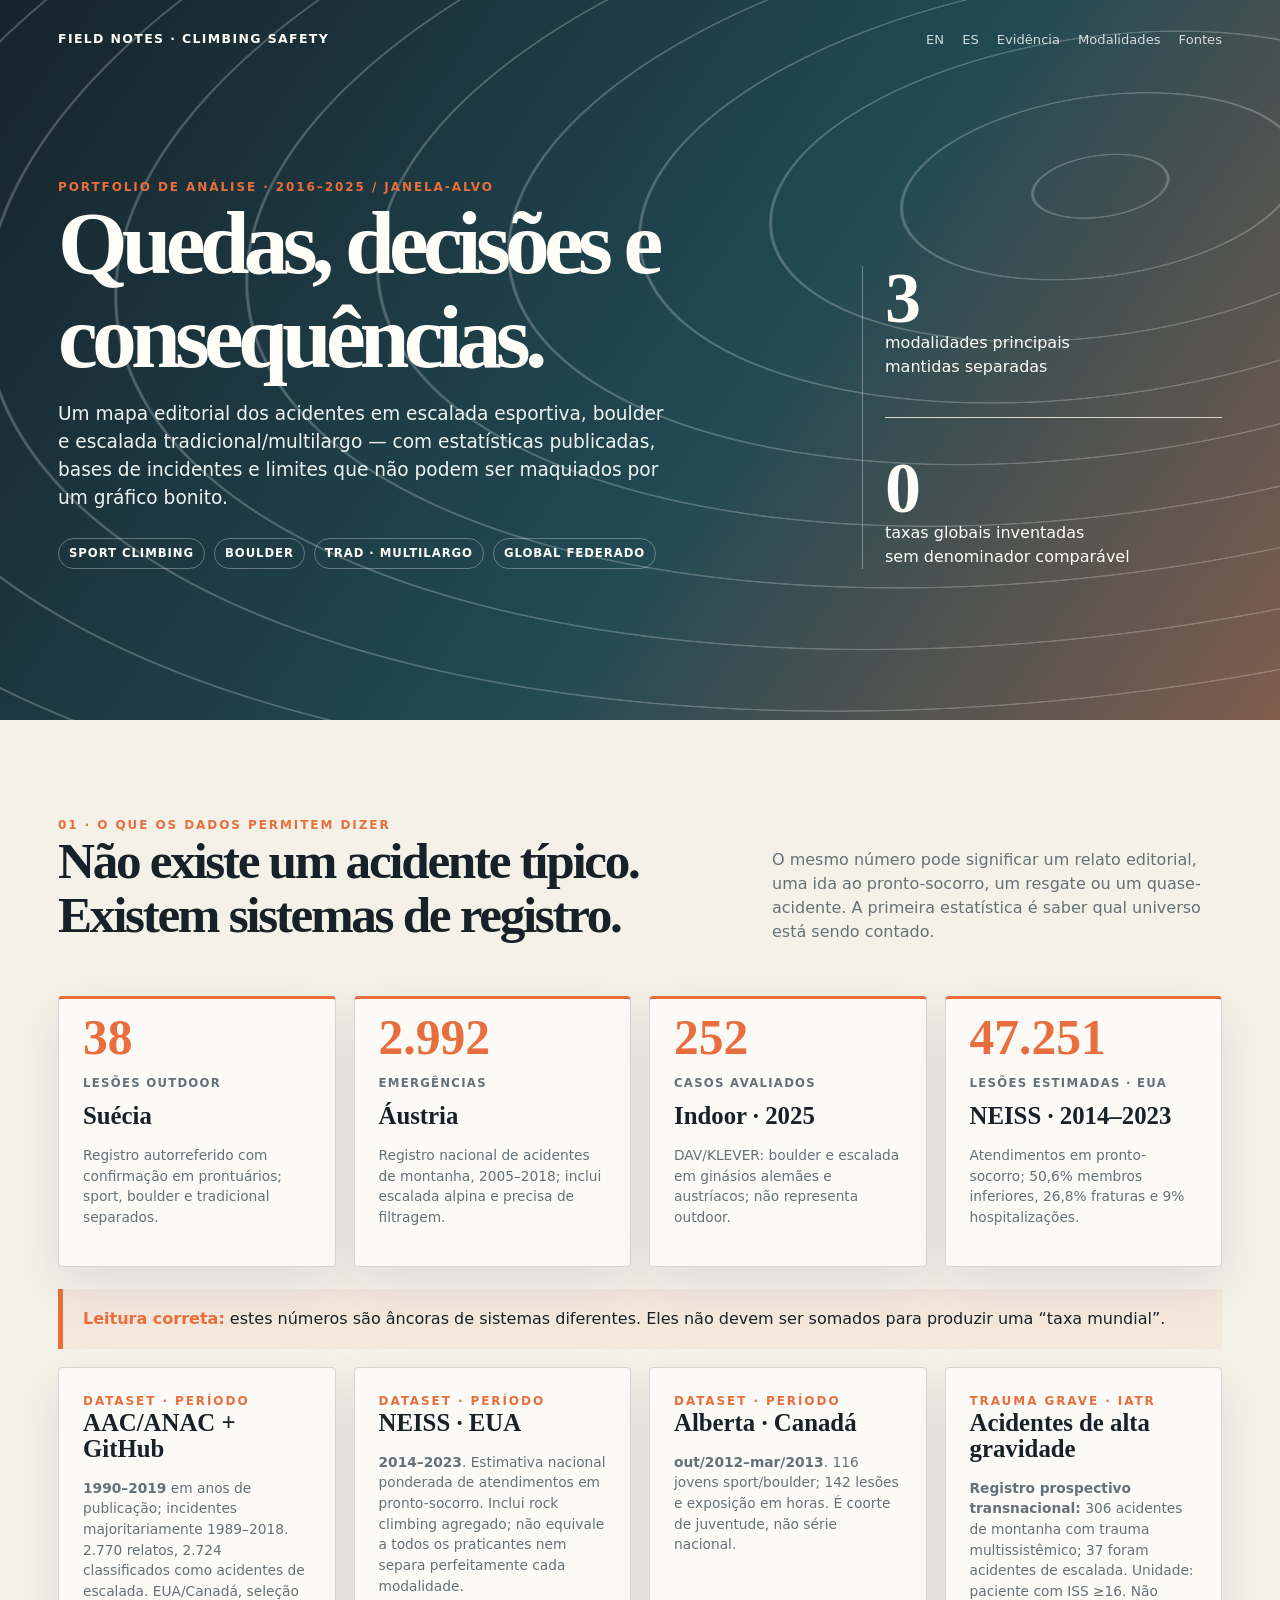
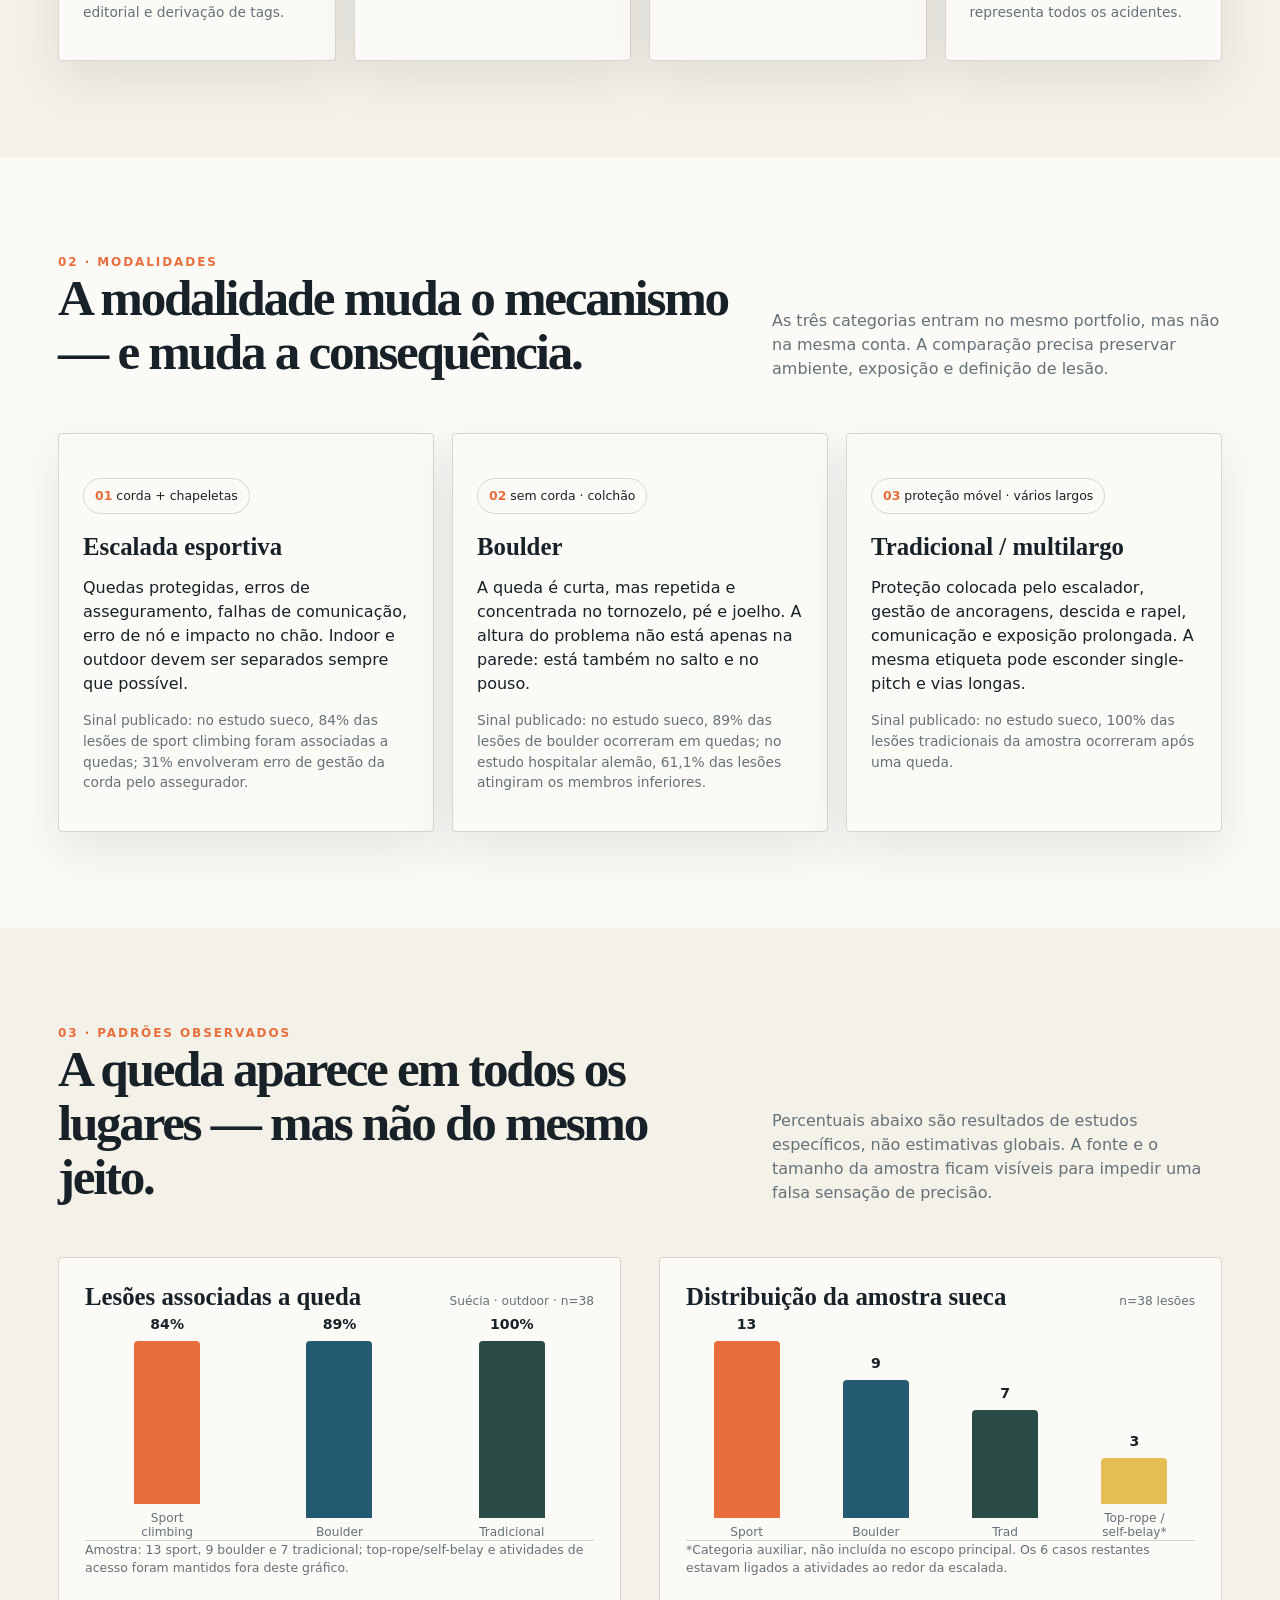
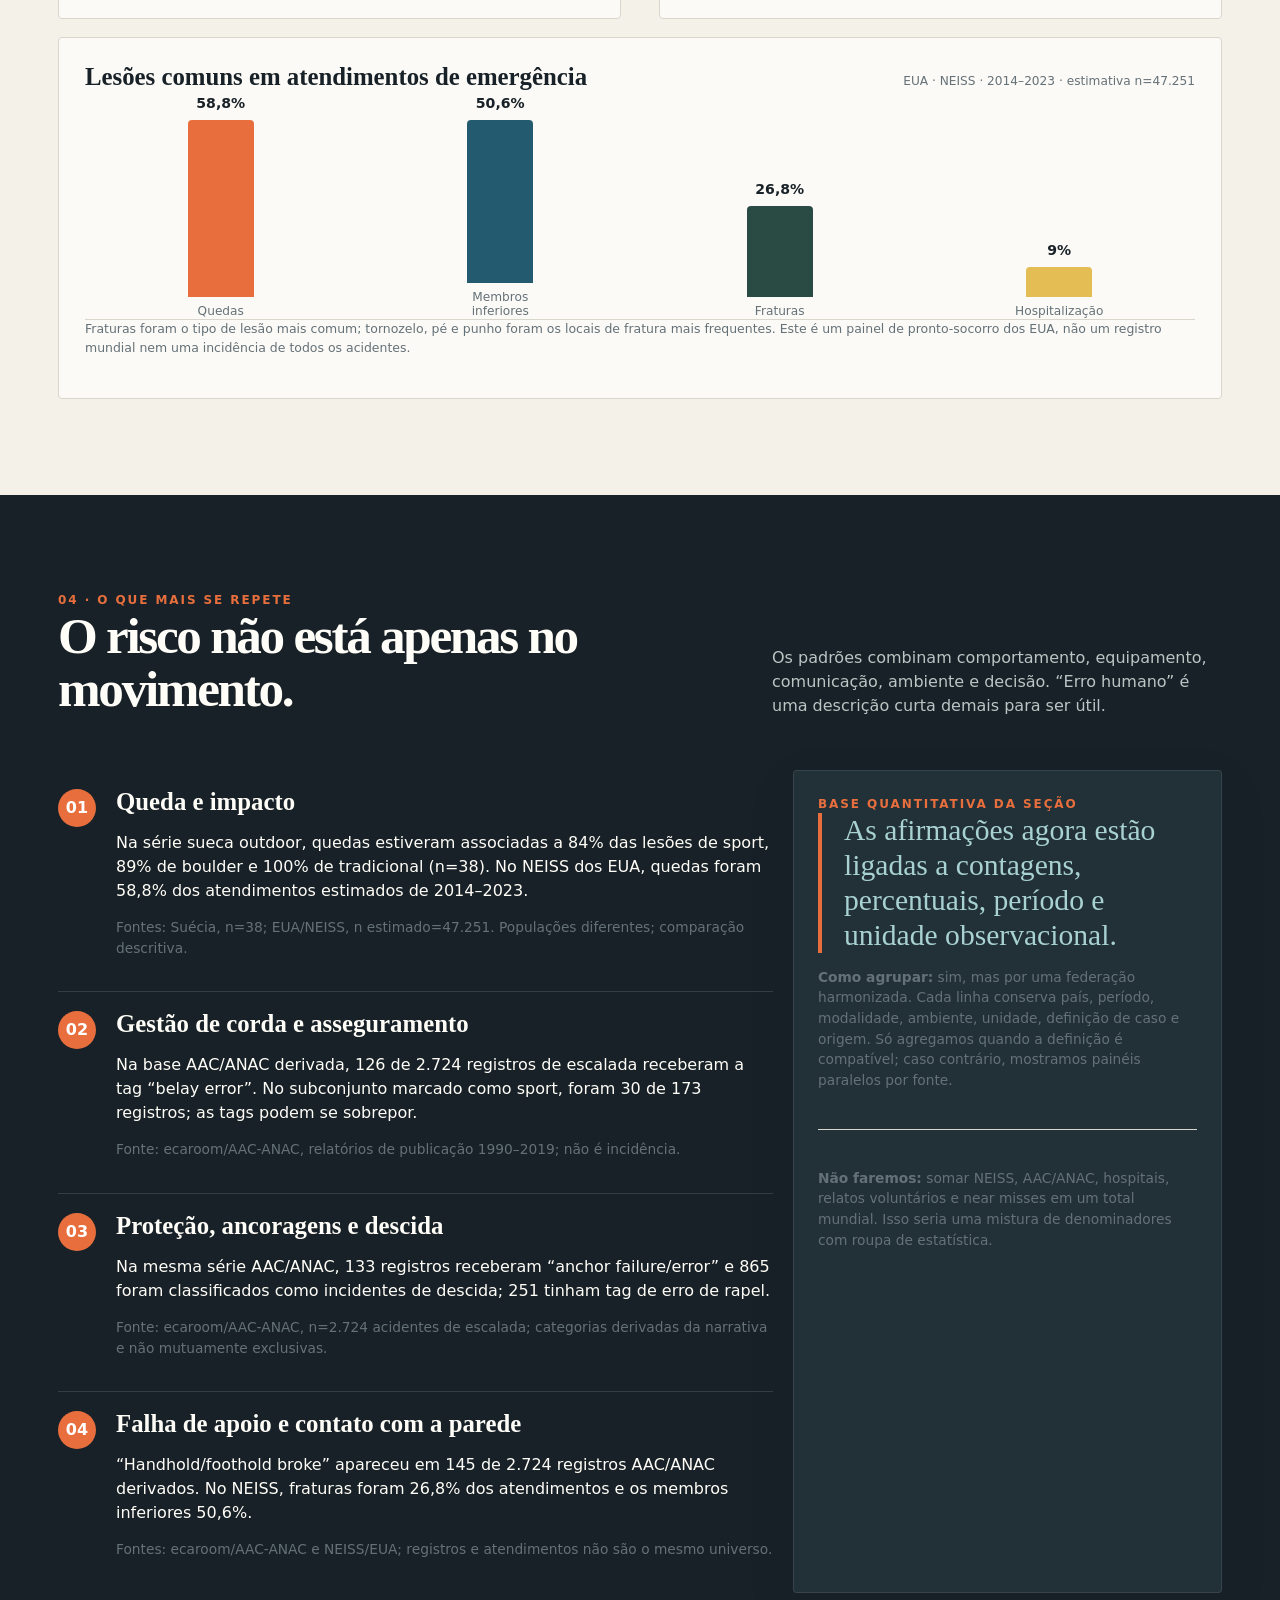
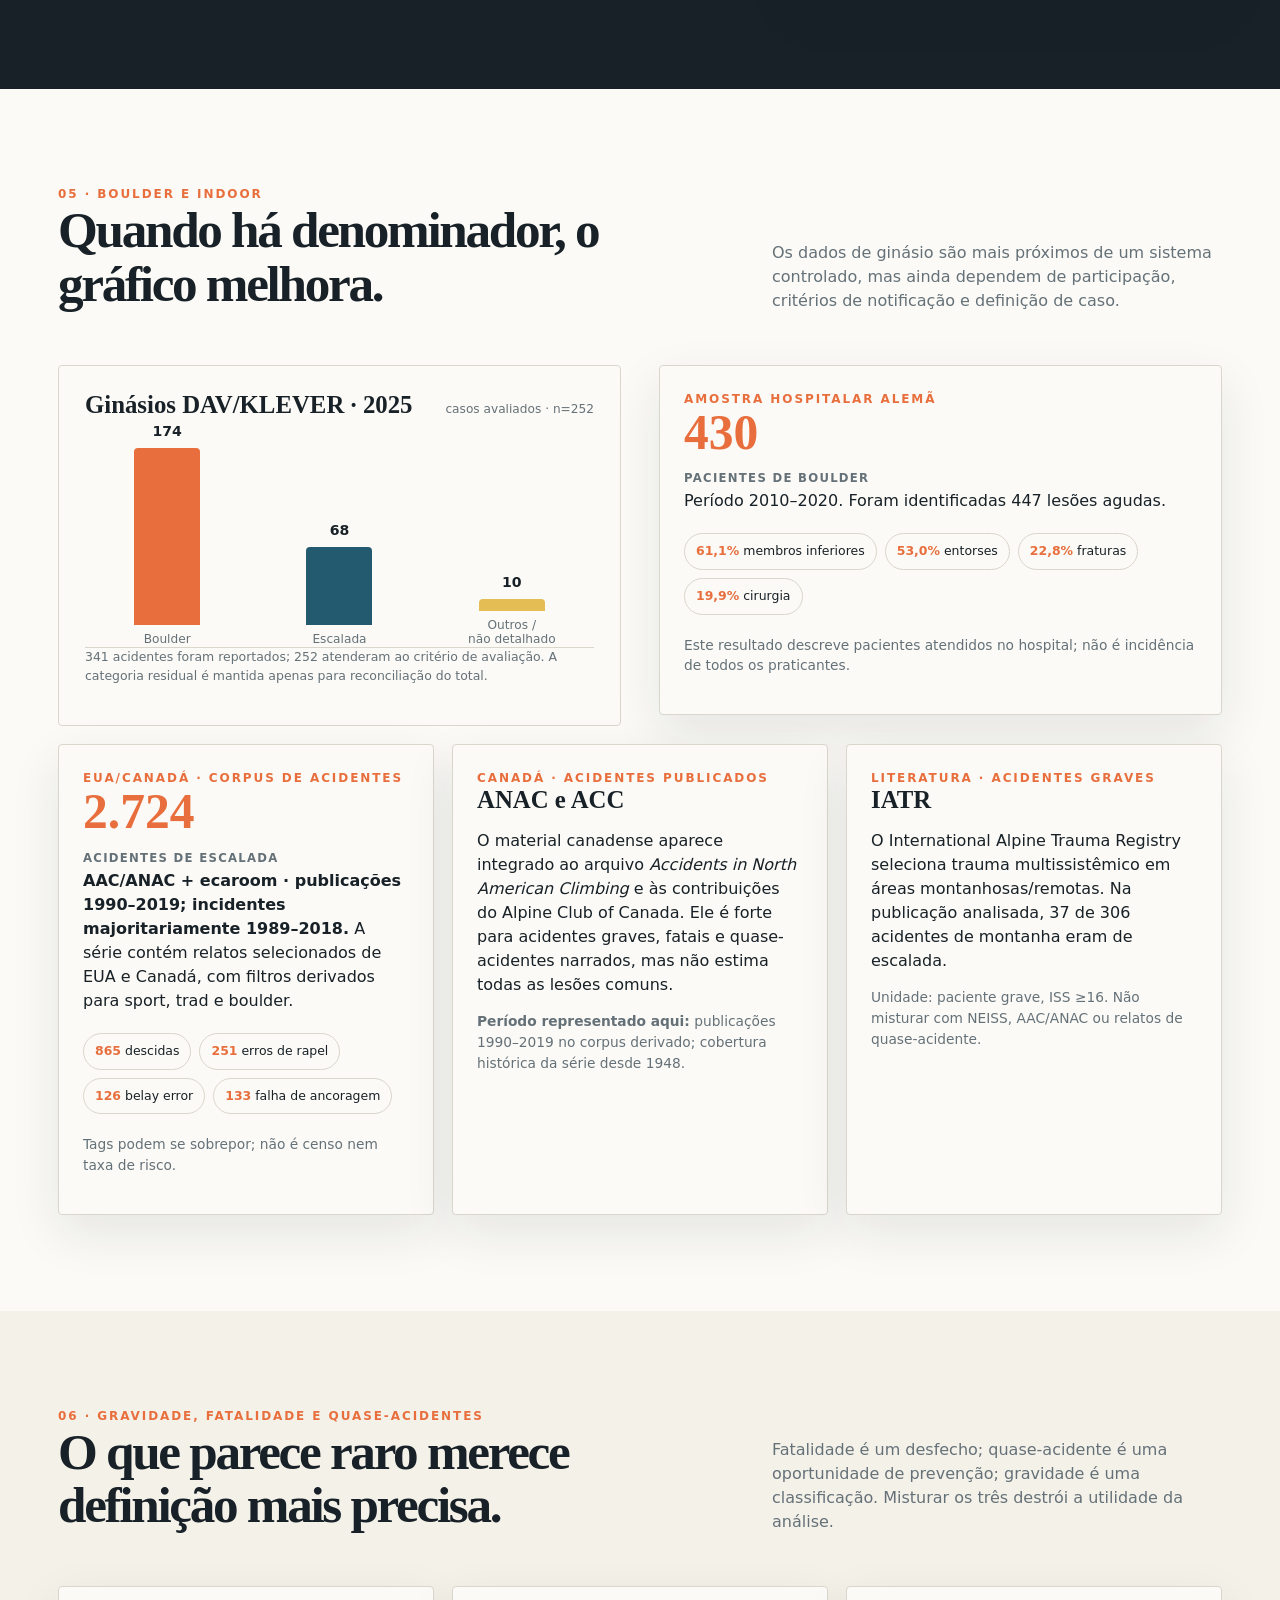
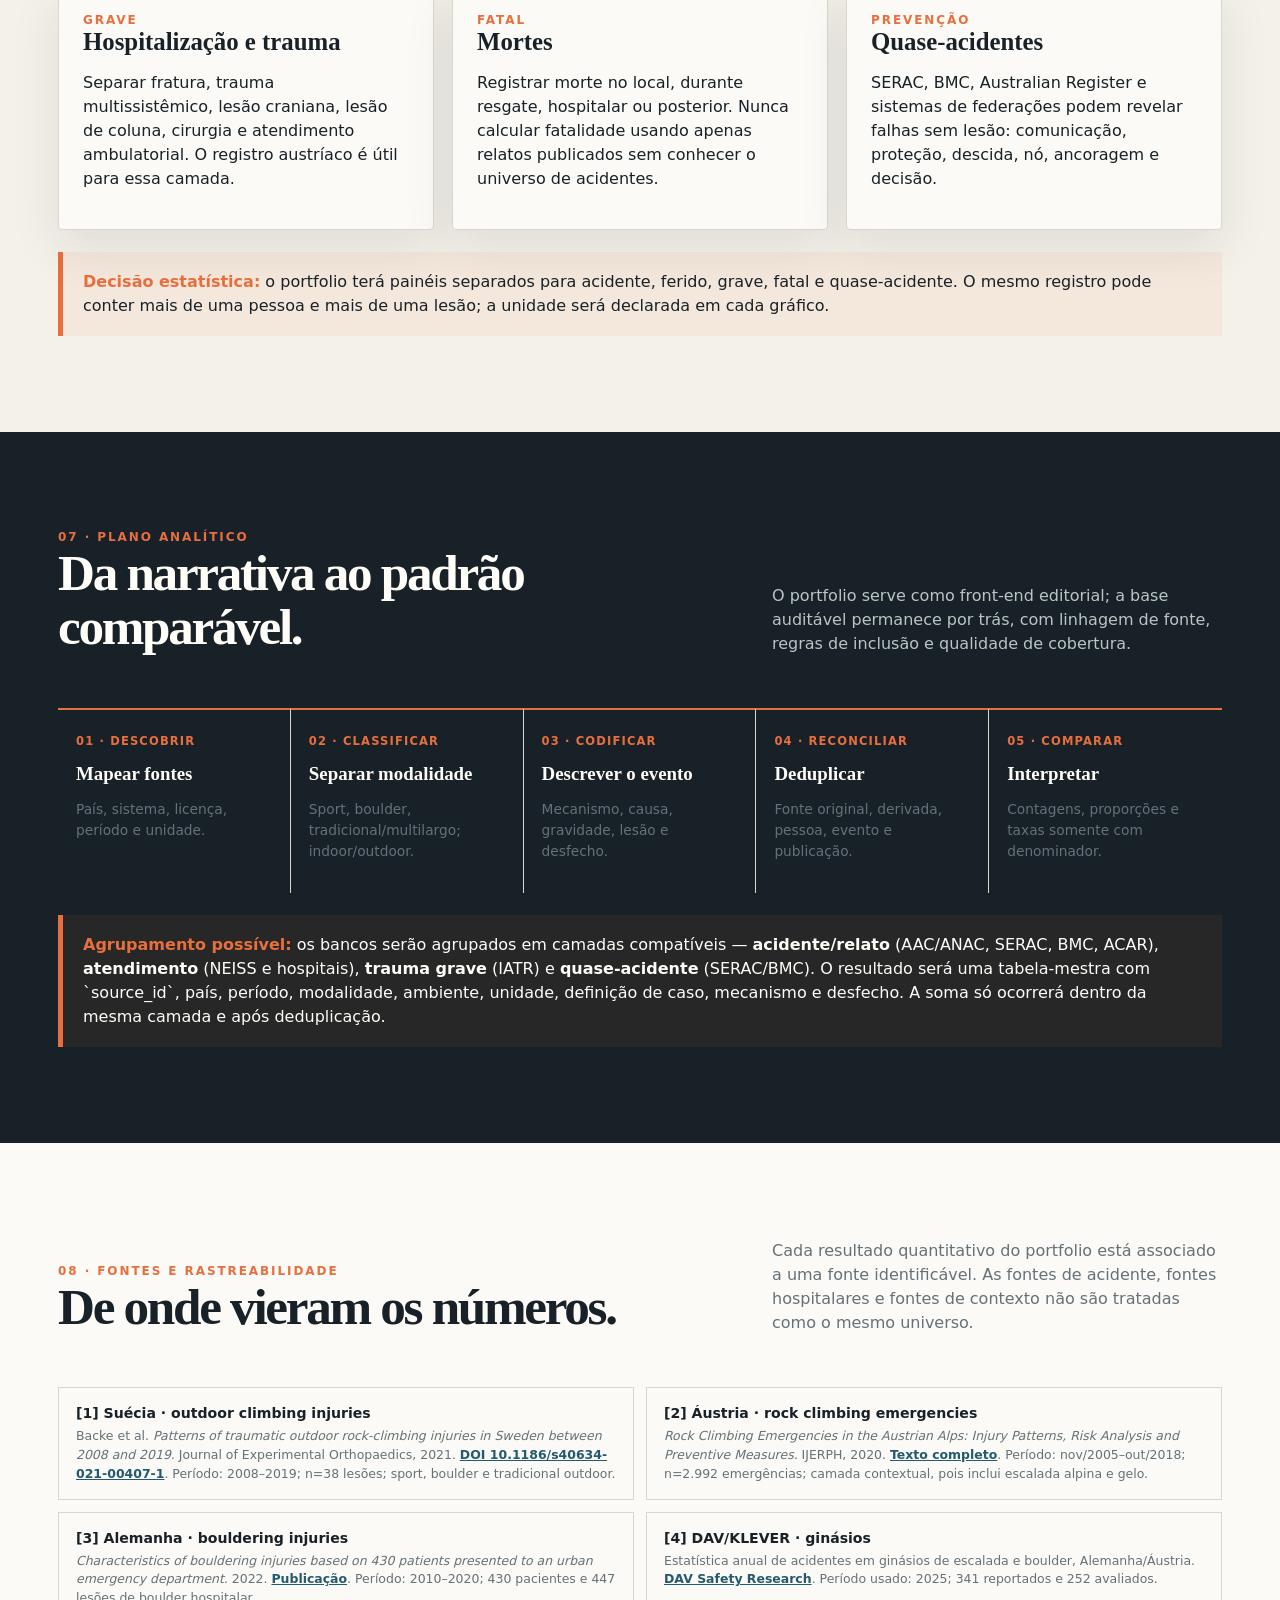
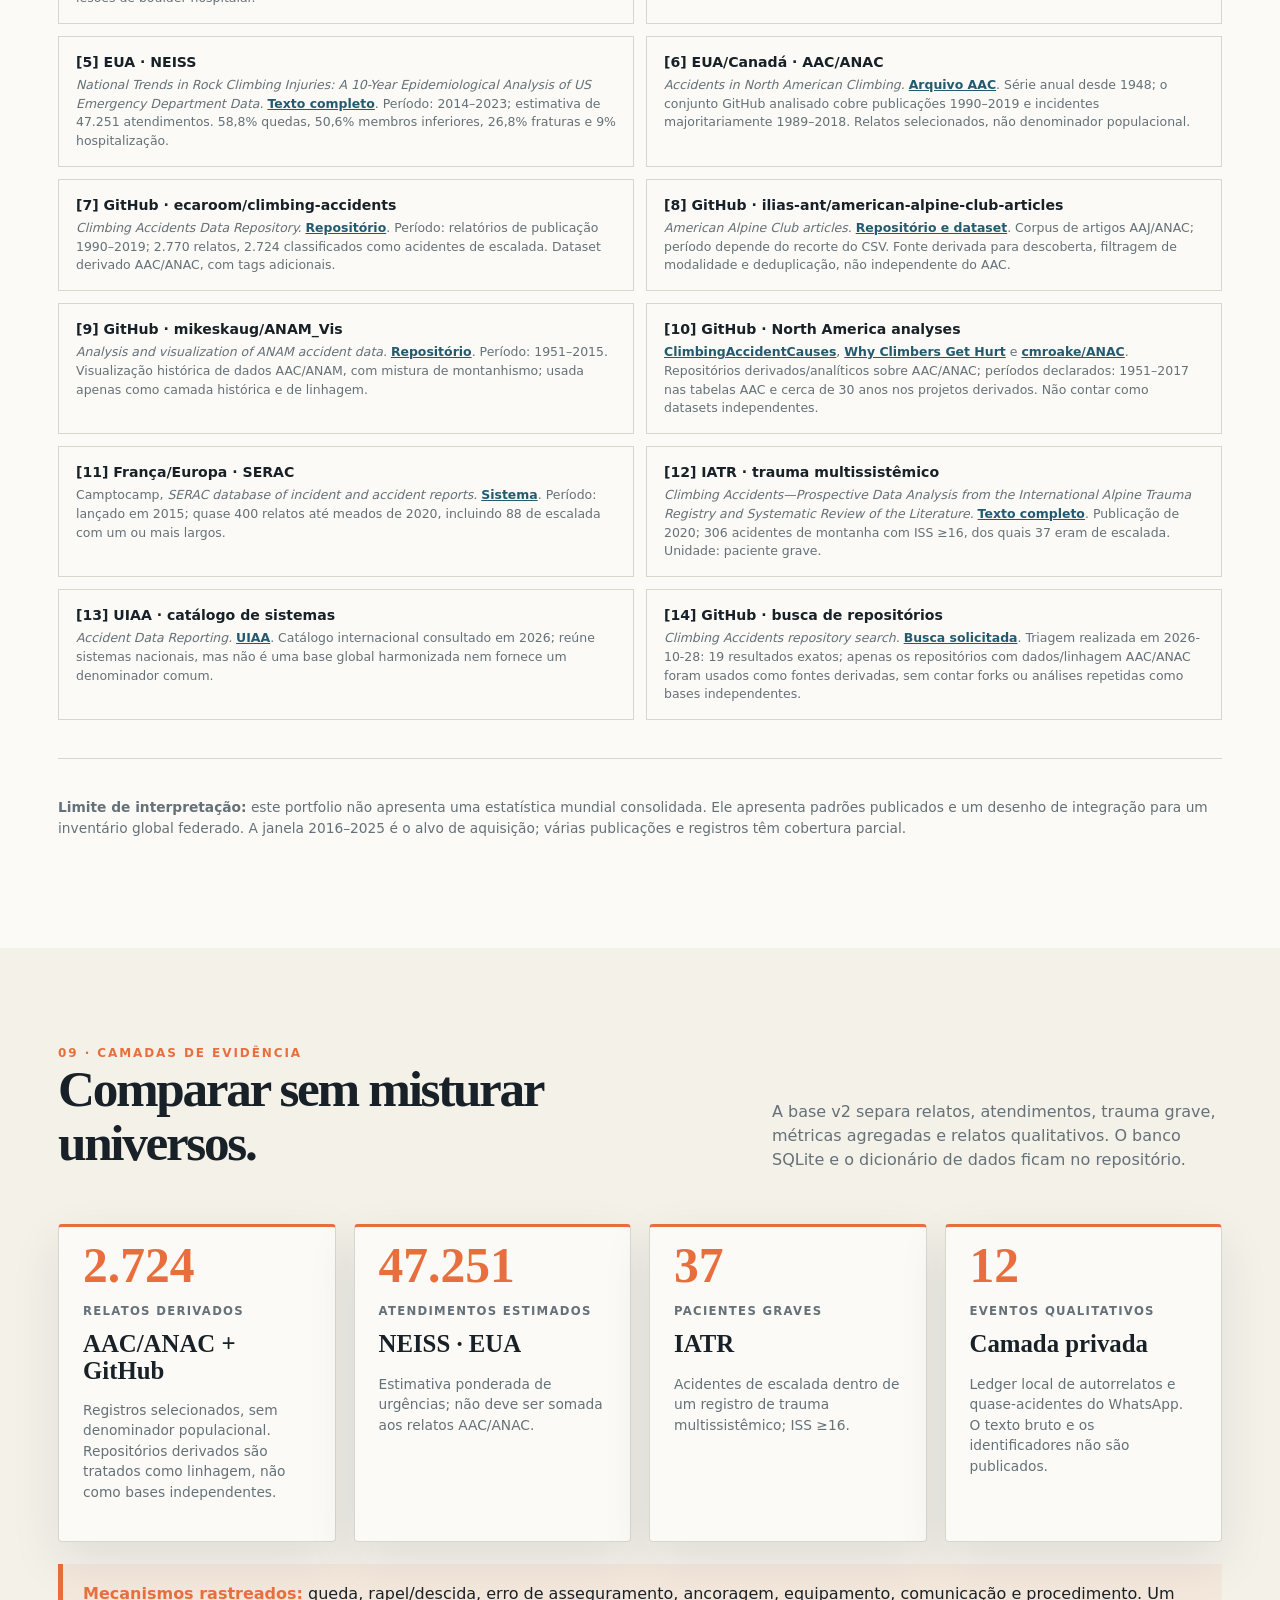
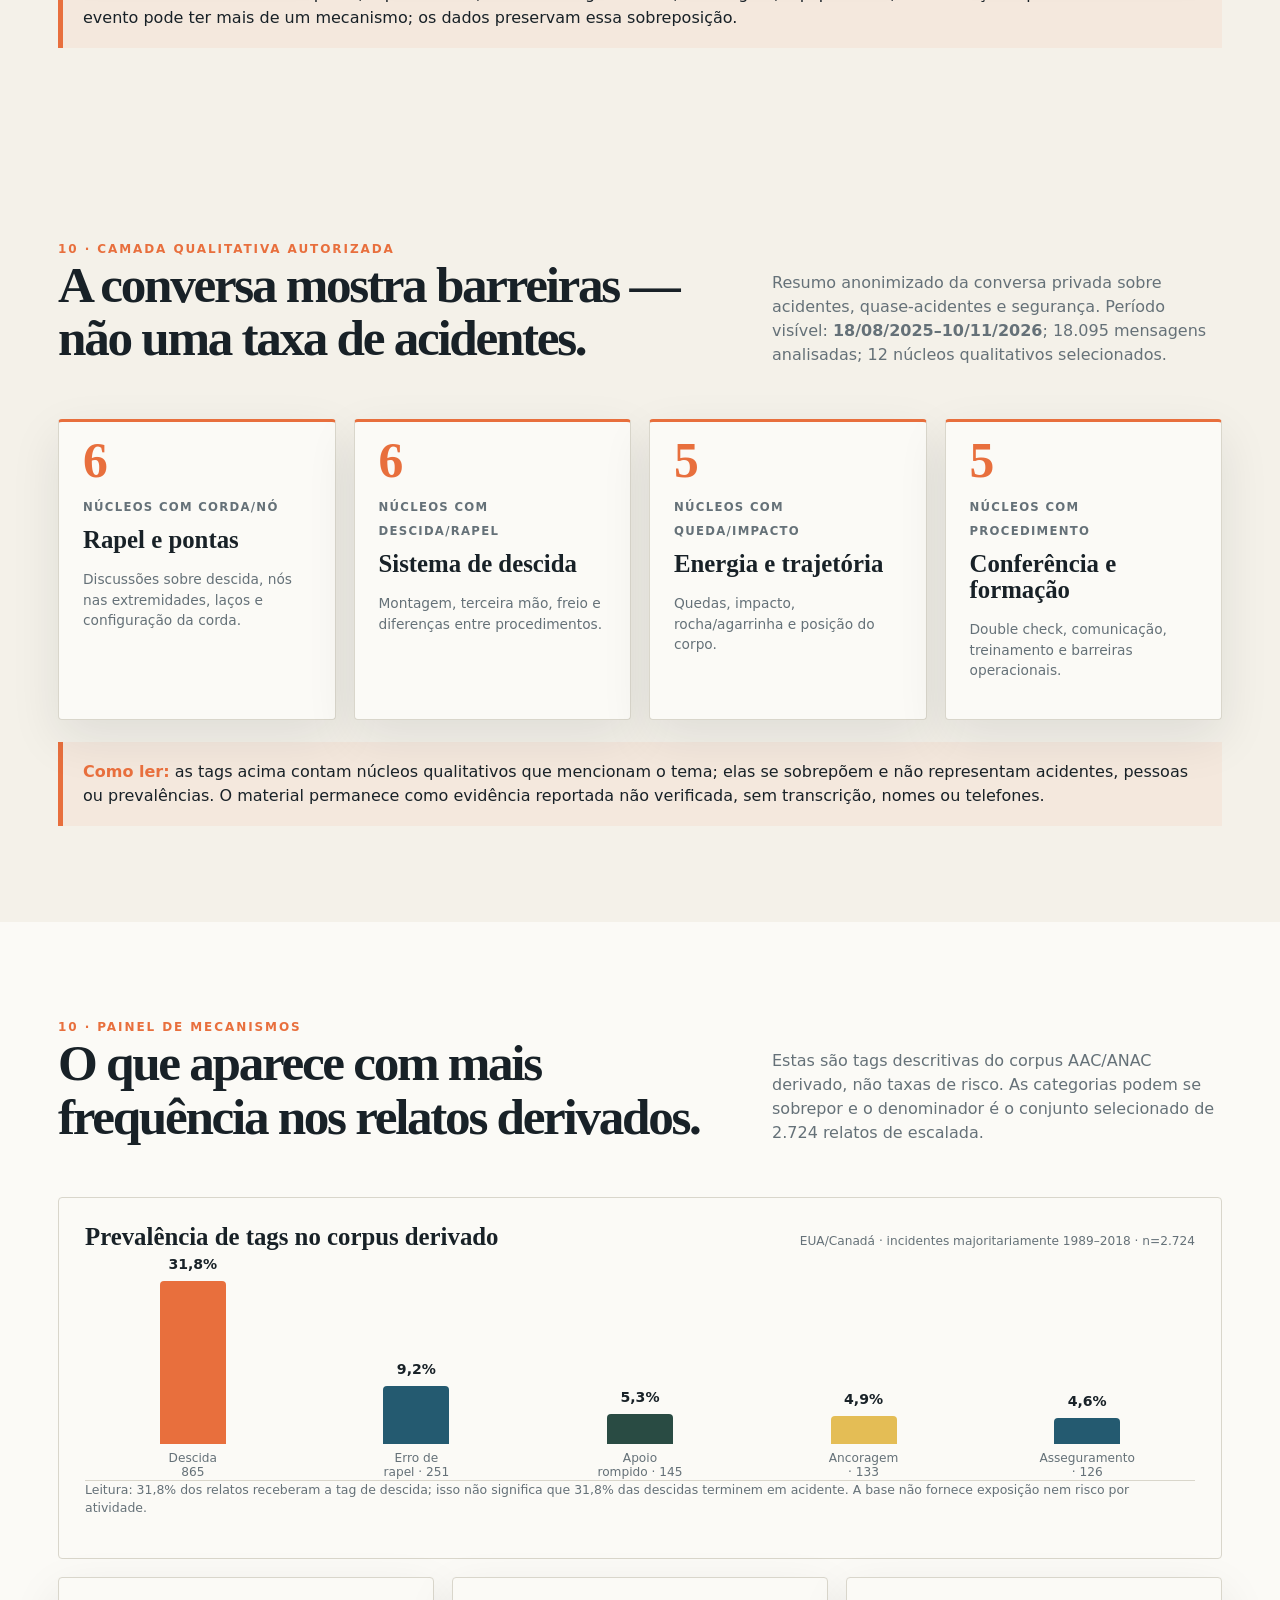
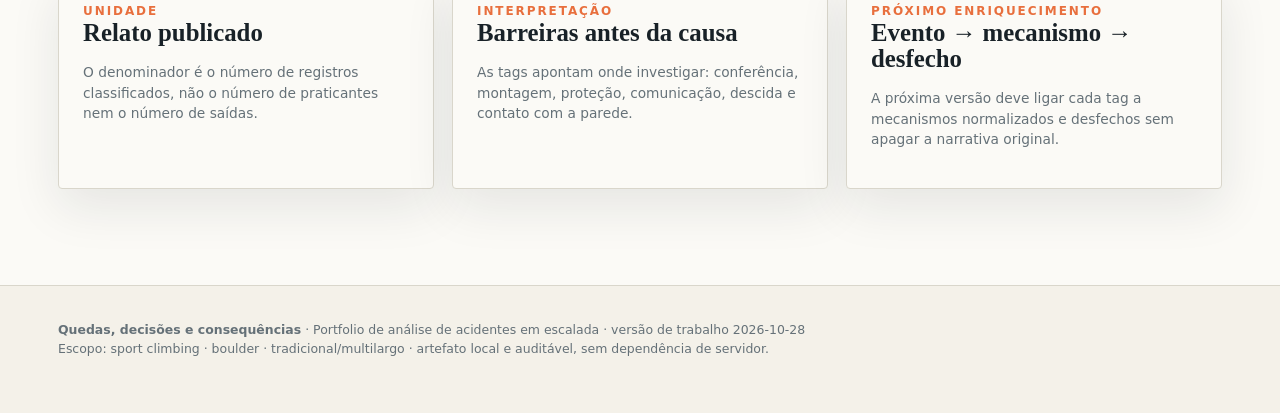
<file: index.html>
<!doctype html>
<html lang="pt-BR">
<head>
<meta charset="utf-8">
<meta name="viewport" content="width=device-width, initial-scale=1">
<title>Quedas, decisões e consequências — acidentes em escalada</title>
<meta name="description" content="Portfolio editorial de análise de acidentes em escalada esportiva, boulder e escalada tradicional/multilargo.">
<link rel="stylesheet" href="styles.css">
</head>
<body>
<header class="hero" id="topo">
 <div class="wrap">
  <nav class="nav"><div class="brand">Field Notes · Climbing Safety</div><div><a href="index-en.html">EN</a><a href="index-es.html">ES</a><a href="#evidencia">Evidência</a><a href="#modalidades">Modalidades</a><a href="#fontes">Fontes</a></div></nav>
  <div class="hero-grid">
   <div><div class="eyebrow">Portfolio de análise · 2016–2025 / janela-alvo</div><h1>Quedas, decisões e consequências.</h1><p class="dek">Um mapa editorial dos acidentes em escalada esportiva, boulder e escalada tradicional/multilargo — com estatísticas publicadas, bases de incidentes e limites que não podem ser maquiados por um gráfico bonito.</p><div class="hero-meta"><span class="tag">Sport climbing</span><span class="tag">Boulder</span><span class="tag">Trad · multilargo</span><span class="tag">Global federado</span></div></div>
   <aside class="cliff"><strong>3</strong><div>modalidades principais<br>mantidas separadas</div><div class="rule"></div><strong>0</strong><div>taxas globais inventadas<br>sem denominador comparável</div></aside>
  </div>
 </div>
</header>

<section class="section" id="evidencia"><div class="wrap">
 <div class="section-head"><div><div class="eyebrow">01 · O que os dados permitem dizer</div><h2>Não existe um acidente típico. Existem sistemas de registro.</h2></div><p>O mesmo número pode significar um relato editorial, uma ida ao pronto-socorro, um resgate ou um quase-acidente. A primeira estatística é saber qual universo está sendo contado.</p></div>
 <div class="grid g4">
  <div class="card kicker"><span class="num">38</span><span class="label">lesões outdoor</span><h3>Suécia</h3><p class="small">Registro autorreferido com confirmação em prontuários; sport, boulder e tradicional separados.</p></div>
  <div class="card kicker"><span class="num">2.992</span><span class="label">emergências</span><h3>Áustria</h3><p class="small">Registro nacional de acidentes de montanha, 2005–2018; inclui escalada alpina e precisa de filtragem.</p></div>
  <div class="card kicker"><span class="num">252</span><span class="label">casos avaliados</span><h3>Indoor · 2025</h3><p class="small">DAV/KLEVER: boulder e escalada em ginásios alemães e austríacos; não representa outdoor.</p></div>
  <div class="card kicker"><span class="num">47.251</span><span class="label">lesões estimadas · EUA</span><h3>NEISS · 2014–2023</h3><p class="small">Atendimentos em pronto-socorro; 50,6% membros inferiores, 26,8% fraturas e 9% hospitalizações.</p></div>
 </div>
 <div class="callout"><strong>Leitura correta:</strong> estes números são âncoras de sistemas diferentes. Eles não devem ser somados para produzir uma “taxa mundial”.</div>
 <div class="grid g4" style="margin-top:18px">
  <div class="card"><div class="eyebrow">Dataset · período</div><h3>AAC/ANAC + GitHub</h3><p class="small"><b>1990–2019</b> em anos de publicação; incidentes majoritariamente 1989–2018. 2.770 relatos, 2.724 classificados como acidentes de escalada. EUA/Canadá, seleção editorial e derivação de tags.</p></div>
  <div class="card"><div class="eyebrow">Dataset · período</div><h3>NEISS · EUA</h3><p class="small"><b>2014–2023</b>. Estimativa nacional ponderada de atendimentos em pronto-socorro. Inclui rock climbing agregado; não equivale a todos os praticantes nem separa perfeitamente cada modalidade.</p></div>
  <div class="card"><div class="eyebrow">Dataset · período</div><h3>Alberta · Canadá</h3><p class="small"><b>out/2012–mar/2013</b>. 116 jovens sport/boulder; 142 lesões e exposição em horas. É coorte de juventude, não série nacional.</p></div>
  <div class="card"><div class="eyebrow">Trauma grave · IATR</div><h3>Acidentes de alta gravidade</h3><p class="small"><b>Registro prospectivo transnacional:</b> 306 acidentes de montanha com trauma multissistêmico; 37 foram acidentes de escalada. Unidade: paciente com ISS ≥16. Não representa todos os acidentes.</p></div>
 </div>
 </div></section>

<section class="section alt" id="modalidades"><div class="wrap">
 <div class="section-head"><div><div class="eyebrow">02 · Modalidades</div><h2>A modalidade muda o mecanismo — e muda a consequência.</h2></div><p>As três categorias entram no mesmo portfolio, mas não na mesma conta. A comparação precisa preservar ambiente, exposição e definição de lesão.</p></div>
 <div class="grid g3">
  <article class="card"><div class="pillrow"><span class="pill"><b>01</b> corda + chapeletas</span></div><h3>Escalada esportiva</h3><p>Quedas protegidas, erros de asseguramento, falhas de comunicação, erro de nó e impacto no chão. Indoor e outdoor devem ser separados sempre que possível.</p><p class="small">Sinal publicado: no estudo sueco, 84% das lesões de sport climbing foram associadas a quedas; 31% envolveram erro de gestão da corda pelo assegurador.</p></article>
  <article class="card"><div class="pillrow"><span class="pill"><b>02</b> sem corda · colchão</span></div><h3>Boulder</h3><p>A queda é curta, mas repetida e concentrada no tornozelo, pé e joelho. A altura do problema não está apenas na parede: está também no salto e no pouso.</p><p class="small">Sinal publicado: no estudo sueco, 89% das lesões de boulder ocorreram em quedas; no estudo hospitalar alemão, 61,1% das lesões atingiram os membros inferiores.</p></article>
  <article class="card"><div class="pillrow"><span class="pill"><b>03</b> proteção móvel · vários largos</span></div><h3>Tradicional / multilargo</h3><p>Proteção colocada pelo escalador, gestão de ancoragens, descida e rapel, comunicação e exposição prolongada. A mesma etiqueta pode esconder single-pitch e vias longas.</p><p class="small">Sinal publicado: no estudo sueco, 100% das lesões tradicionais da amostra ocorreram após uma queda.</p></article>
 </div>
</div></section>

<section class="section" id="mecanismos"><div class="wrap">
 <div class="section-head"><div><div class="eyebrow">03 · Padrões observados</div><h2>A queda aparece em todos os lugares — mas não do mesmo jeito.</h2></div><p>Percentuais abaixo são resultados de estudos específicos, não estimativas globais. A fonte e o tamanho da amostra ficam visíveis para impedir uma falsa sensação de precisão.</p></div>
 <div class="split">
  <div class="chart-card"><div class="chart-title"><h3>Lesões associadas a queda</h3><span class="legend">Suécia · outdoor · n=38</span></div><div class="bars"><div class="barbox"><div class="bar orange" style="height:84%"><b>84%</b></div><div class="barlabel">Sport<br>climbing</div></div><div class="barbox"><div class="bar blue" style="height:89%"><b>89%</b></div><div class="barlabel">Boulder</div></div><div class="barbox"><div class="bar pine" style="height:100%"><b>100%</b></div><div class="barlabel">Tradicional</div></div></div><p class="note">Amostra: 13 sport, 9 boulder e 7 tradicional; top-rope/self-belay e atividades de acesso foram mantidos fora deste gráfico.</p></div>
  <div class="chart-card"><div class="chart-title"><h3>Distribuição da amostra sueca</h3><span class="legend">n=38 lesões</span></div><div class="bars"><div class="barbox"><div class="bar orange" style="height:100%"><b>13</b></div><div class="barlabel">Sport</div></div><div class="barbox"><div class="bar blue" style="height:69%"><b>9</b></div><div class="barlabel">Boulder</div></div><div class="barbox"><div class="bar pine" style="height:54%"><b>7</b></div><div class="barlabel">Trad</div></div><div class="barbox"><div class="bar gold" style="height:23%"><b>3</b></div><div class="barlabel">Top-rope /<br>self-belay*</div></div></div><p class="note">*Categoria auxiliar, não incluída no escopo principal. Os 6 casos restantes estavam ligados a atividades ao redor da escalada.</p></div>
 </div>
 <div class="chart-card" style="margin-top:18px"><div class="chart-title"><h3>Lesões comuns em atendimentos de emergência</h3><span class="legend">EUA · NEISS · 2014–2023 · estimativa n=47.251</span></div><div class="bars"><div class="barbox"><div class="bar orange" style="height:100%"><b>58,8%</b></div><div class="barlabel">Quedas</div></div><div class="barbox"><div class="bar blue" style="height:86%"><b>50,6%</b></div><div class="barlabel">Membros<br>inferiores</div></div><div class="barbox"><div class="bar pine" style="height:46%"><b>26,8%</b></div><div class="barlabel">Fraturas</div></div><div class="barbox"><div class="bar gold" style="height:15%"><b>9%</b></div><div class="barlabel">Hospitalização</div></div></div><p class="note">Fraturas foram o tipo de lesão mais comum; tornozelo, pé e punho foram os locais de fratura mais frequentes. Este é um painel de pronto-socorro dos EUA, não um registro mundial nem uma incidência de todos os acidentes.</p></div>
 </div>
</section>

<section class="section dark"><div class="wrap">
 <div class="section-head"><div><div class="eyebrow">04 · O que mais se repete</div><h2>O risco não está apenas no movimento.</h2></div><p>Os padrões combinam comportamento, equipamento, comunicação, ambiente e decisão. “Erro humano” é uma descrição curta demais para ser útil.</p></div>
 <div class="risk-grid"><div>
  <div class="risk"><div class="risk-icon">01</div><div><h3>Queda e impacto</h3><p>Na série sueca outdoor, quedas estiveram associadas a 84% das lesões de sport, 89% de boulder e 100% de tradicional (n=38). No NEISS dos EUA, quedas foram 58,8% dos atendimentos estimados de 2014–2023.</p><p class="small">Fontes: Suécia, n=38; EUA/NEISS, n estimado=47.251. Populações diferentes; comparação descritiva.</p></div></div>
  <div class="risk"><div class="risk-icon">02</div><div><h3>Gestão de corda e asseguramento</h3><p>Na base AAC/ANAC derivada, 126 de 2.724 registros de escalada receberam a tag “belay error”. No subconjunto marcado como sport, foram 30 de 173 registros; as tags podem se sobrepor.</p><p class="small">Fonte: ecaroom/AAC-ANAC, relatórios de publicação 1990–2019; não é incidência.</p></div></div>
  <div class="risk"><div class="risk-icon">03</div><div><h3>Proteção, ancoragens e descida</h3><p>Na mesma série AAC/ANAC, 133 registros receberam “anchor failure/error” e 865 foram classificados como incidentes de descida; 251 tinham tag de erro de rapel.</p><p class="small">Fonte: ecaroom/AAC-ANAC, n=2.724 acidentes de escalada; categorias derivadas da narrativa e não mutuamente exclusivas.</p></div></div>
  <div class="risk"><div class="risk-icon">04</div><div><h3>Falha de apoio e contato com a parede</h3><p>“Handhold/foothold broke” apareceu em 145 de 2.724 registros AAC/ANAC derivados. No NEISS, fraturas foram 26,8% dos atendimentos e os membros inferiores 50,6%.</p><p class="small">Fontes: ecaroom/AAC-ANAC e NEISS/EUA; registros e atendimentos não são o mesmo universo.</p></div></div>
 </div><div class="card"><div class="eyebrow">Base quantitativa da seção</div><p class="quote">As afirmações agora estão ligadas a contagens, percentuais, período e unidade observacional.</p><p class="small"><b>Como agrupar:</b> sim, mas por uma federação harmonizada. Cada linha conserva país, período, modalidade, ambiente, unidade, definição de caso e origem. Só agregamos quando a definição é compatível; caso contrário, mostramos painéis paralelos por fonte.</p><div class="rule"></div><p class="small"><b>Não faremos:</b> somar NEISS, AAC/ANAC, hospitais, relatos voluntários e near misses em um total mundial. Isso seria uma mistura de denominadores com roupa de estatística.</p></div></div>
</div></section>

<section class="section alt"><div class="wrap">
 <div class="section-head"><div><div class="eyebrow">05 · Boulder e indoor</div><h2>Quando há denominador, o gráfico melhora.</h2></div><p>Os dados de ginásio são mais próximos de um sistema controlado, mas ainda dependem de participação, critérios de notificação e definição de caso.</p></div>
 <div class="split"><div class="chart-card"><div class="chart-title"><h3>Ginásios DAV/KLEVER · 2025</h3><span class="legend">casos avaliados · n=252</span></div><div class="bars"><div class="barbox"><div class="bar orange" style="height:100%"><b>174</b></div><div class="barlabel">Boulder</div></div><div class="barbox"><div class="bar blue" style="height:39%"><b>68</b></div><div class="barlabel">Escalada</div></div><div class="barbox"><div class="bar gold" style="height:6%"><b>10</b></div><div class="barlabel">Outros /<br>não detalhado</div></div></div><p class="note">341 acidentes foram reportados; 252 atenderam ao critério de avaliação. A categoria residual é mantida apenas para reconciliação do total.</p></div><div class="card"><div class="eyebrow">Amostra hospitalar alemã</div><span class="num">430</span><span class="label">pacientes de boulder</span><p>Período 2010–2020. Foram identificadas 447 lesões agudas.</p><div class="pillrow"><span class="pill"><b>61,1%</b> membros inferiores</span><span class="pill"><b>53,0%</b> entorses</span><span class="pill"><b>22,8%</b> fraturas</span><span class="pill"><b>19,9%</b> cirurgia</span></div><p class="small">Este resultado descreve pacientes atendidos no hospital; não é incidência de todos os praticantes.</p></div></div>
 <div class="grid g3" style="margin-top:18px">
  <div class="card"><div class="eyebrow">EUA/Canadá · corpus de acidentes</div><span class="num">2.724</span><span class="label">acidentes de escalada</span><p><b>AAC/ANAC + ecaroom · publicações 1990–2019; incidentes majoritariamente 1989–2018.</b> A série contém relatos selecionados de EUA e Canadá, com filtros derivados para sport, trad e boulder.</p><div class="pillrow"><span class="pill"><b>865</b> descidas</span><span class="pill"><b>251</b> erros de rapel</span><span class="pill"><b>126</b> belay error</span><span class="pill"><b>133</b> falha de ancoragem</span></div><p class="small">Tags podem se sobrepor; não é censo nem taxa de risco.</p></div>
  <div class="card"><div class="eyebrow">Canadá · acidentes publicados</div><h3>ANAC e ACC</h3><p>O material canadense aparece integrado ao arquivo <i>Accidents in North American Climbing</i> e às contribuições do Alpine Club of Canada. Ele é forte para acidentes graves, fatais e quase-acidentes narrados, mas não estima todas as lesões comuns.</p><p class="small"><b>Período representado aqui:</b> publicações 1990–2019 no corpus derivado; cobertura histórica da série desde 1948.</p></div>
  <div class="card"><div class="eyebrow">Literatura · acidentes graves</div><h3>IATR</h3><p>O International Alpine Trauma Registry seleciona trauma multissistêmico em áreas montanhosas/remotas. Na publicação analisada, 37 de 306 acidentes de montanha eram de escalada.</p><p class="small">Unidade: paciente grave, ISS ≥16. Não misturar com NEISS, AAC/ANAC ou relatos de quase-acidente.</p></div>
 </div>
</div></section>

<section class="section"><div class="wrap">
 <div class="section-head"><div><div class="eyebrow">06 · Gravidade, fatalidade e quase-acidentes</div><h2>O que parece raro merece definição mais precisa.</h2></div><p>Fatalidade é um desfecho; quase-acidente é uma oportunidade de prevenção; gravidade é uma classificação. Misturar os três destrói a utilidade da análise.</p></div>
 <div class="grid g3"><div class="card"><div class="eyebrow">Grave</div><h3>Hospitalização e trauma</h3><p>Separar fratura, trauma multissistêmico, lesão craniana, lesão de coluna, cirurgia e atendimento ambulatorial. O registro austríaco é útil para essa camada.</p></div><div class="card"><div class="eyebrow">Fatal</div><h3>Mortes</h3><p>Registrar morte no local, durante resgate, hospitalar ou posterior. Nunca calcular fatalidade usando apenas relatos publicados sem conhecer o universo de acidentes.</p></div><div class="card"><div class="eyebrow">Prevenção</div><h3>Quase-acidentes</h3><p>SERAC, BMC, Australian Register e sistemas de federações podem revelar falhas sem lesão: comunicação, proteção, descida, nó, ancoragem e decisão.</p></div></div>
 <div class="callout"><strong>Decisão estatística:</strong> o portfolio terá painéis separados para acidente, ferido, grave, fatal e quase-acidente. O mesmo registro pode conter mais de uma pessoa e mais de uma lesão; a unidade será declarada em cada gráfico.</div>
</div></section>

<section class="section dark"><div class="wrap">
 <div class="section-head"><div><div class="eyebrow">07 · Plano analítico</div><h2>Da narrativa ao padrão comparável.</h2></div><p>O portfolio serve como front-end editorial; a base auditável permanece por trás, com linhagem de fonte, regras de inclusão e qualidade de cobertura.</p></div>
 <div class="method"><div class="step"><b>01 · Descobrir</b><h3>Mapear fontes</h3><p class="small">País, sistema, licença, período e unidade.</p></div><div class="step"><b>02 · Classificar</b><h3>Separar modalidade</h3><p class="small">Sport, boulder, tradicional/multilargo; indoor/outdoor.</p></div><div class="step"><b>03 · Codificar</b><h3>Descrever o evento</h3><p class="small">Mecanismo, causa, gravidade, lesão e desfecho.</p></div><div class="step"><b>04 · Reconciliar</b><h3>Deduplicar</h3><p class="small">Fonte original, derivada, pessoa, evento e publicação.</p></div><div class="step"><b>05 · Comparar</b><h3>Interpretar</h3><p class="small">Contagens, proporções e taxas somente com denominador.</p></div></div>
 <div class="callout"><strong>Agrupamento possível:</strong> os bancos serão agrupados em camadas compatíveis — <b>acidente/relato</b> (AAC/ANAC, SERAC, BMC, ACAR), <b>atendimento</b> (NEISS e hospitais), <b>trauma grave</b> (IATR) e <b>quase-acidente</b> (SERAC/BMC). O resultado será uma tabela-mestra com `source_id`, país, período, modalidade, ambiente, unidade, definição de caso, mecanismo e desfecho. A soma só ocorrerá dentro da mesma camada e após deduplicação.</div>
</div></section>

<section class="section alt" id="fontes"><div class="wrap">
 <div class="section-head"><div><div class="eyebrow">08 · Fontes e rastreabilidade</div><h2>De onde vieram os números.</h2></div><p>Cada resultado quantitativo do portfolio está associado a uma fonte identificável. As fontes de acidente, fontes hospitalares e fontes de contexto não são tratadas como o mesmo universo.</p></div>
 <div class="source-list">
  <div class="source"><b>[1] Suécia · outdoor climbing injuries</b><span>Backe et al. <i>Patterns of traumatic outdoor rock-climbing injuries in Sweden between 2008 and 2019.</i> Journal of Experimental Orthopaedics, 2021. <a href="https://doi.org/10.1186/s40634-021-00407-1">DOI 10.1186/s40634-021-00407-1</a>. Período: 2008–2019; n=38 lesões; sport, boulder e tradicional outdoor.</span></div>
  <div class="source"><b>[2] Áustria · rock climbing emergencies</b><span><i>Rock Climbing Emergencies in the Austrian Alps: Injury Patterns, Risk Analysis and Preventive Measures.</i> IJERPH, 2020. <a href="https://pmc.ncbi.nlm.nih.gov/articles/PMC7589766">Texto completo</a>. Período: nov/2005–out/2018; n=2.992 emergências; camada contextual, pois inclui escalada alpina e gelo.</span></div>
  <div class="source"><b>[3] Alemanha · bouldering injuries</b><span><i>Characteristics of bouldering injuries based on 430 patients presented to an urban emergency department.</i> 2022. <a href="https://sciencedirect.com/science/article/abs/pii/S0020138322001097">Publicação</a>. Período: 2010–2020; 430 pacientes e 447 lesões de boulder hospitalar.</span></div>
  <div class="source"><b>[4] DAV/KLEVER · ginásios</b><span>Estatística anual de acidentes em ginásios de escalada e boulder, Alemanha/Áustria. <a href="https://www.alpenverein.de/verband/bergsport/sicherheitsforschung/kletterhallen-unfallstatistik/kletterhallenunfallstatistik-2024">DAV Safety Research</a>. Período usado: 2025; 341 reportados e 252 avaliados.</span></div>
  <div class="source"><b>[5] EUA · NEISS</b><span><i>National Trends in Rock Climbing Injuries: A 10-Year Epidemiological Analysis of US Emergency Department Data.</i> <a href="https://pmc.ncbi.nlm.nih.gov/articles/PMC12806586">Texto completo</a>. Período: 2014–2023; estimativa de 47.251 atendimentos. 58,8% quedas, 50,6% membros inferiores, 26,8% fraturas e 9% hospitalização.</span></div>
  <div class="source"><b>[6] EUA/Canadá · AAC/ANAC</b><span><i>Accidents in North American Climbing.</i> <a href="https://publications.americanalpineclub.org/about_the_accidents">Arquivo AAC</a>. Série anual desde 1948; o conjunto GitHub analisado cobre publicações 1990–2019 e incidentes majoritariamente 1989–2018. Relatos selecionados, não denominador populacional.</span></div>
  <div class="source"><b>[7] GitHub · ecaroom/climbing-accidents</b><span><i>Climbing Accidents Data Repository.</i> <a href="https://github.com/ecaroom/climbing-accidents">Repositório</a>. Período: relatórios de publicação 1990–2019; 2.770 relatos, 2.724 classificados como acidentes de escalada. Dataset derivado AAC/ANAC, com tags adicionais.</span></div>
  <div class="source"><b>[8] GitHub · ilias-ant/american-alpine-club-articles</b><span><i>American Alpine Club articles.</i> <a href="https://github.com/ilias-ant/american-alpine-club-articles">Repositório e dataset</a>. Corpus de artigos AAJ/ANAC; período depende do recorte do CSV. Fonte derivada para descoberta, filtragem de modalidade e deduplicação, não independente do AAC.</span></div>
  <div class="source"><b>[9] GitHub · mikeskaug/ANAM_Vis</b><span><i>Analysis and visualization of ANAM accident data.</i> <a href="https://github.com/mikeskaug/ANAM_Vis">Repositório</a>. Período: 1951–2015. Visualização histórica de dados AAC/ANAM, com mistura de montanhismo; usada apenas como camada histórica e de linhagem.</span></div>
  <div class="source"><b>[10] GitHub · North America analyses</b><span><a href="https://github.com/natejfoster/ClimbingAccidentCauses">ClimbingAccidentCauses</a>, <a href="https://github.com/BearelyKoalified/why-climbers-get-hurt">Why Climbers Get Hurt</a> e <a href="https://github.com/cmroake/ANAC">cmroake/ANAC</a>. Repositórios derivados/analíticos sobre AAC/ANAC; períodos declarados: 1951–2017 nas tabelas AAC e cerca de 30 anos nos projetos derivados. Não contar como datasets independentes.</span></div>
  <div class="source"><b>[11] França/Europa · SERAC</b><span>Camptocamp, <i>SERAC database of incident and accident reports.</i> <a href="https://www.camptocamp.org/articles/697210/en/serac-database-of-incident-and-accident-reports">Sistema</a>. Período: lançado em 2015; quase 400 relatos até meados de 2020, incluindo 88 de escalada com um ou mais largos.</span></div>
  <div class="source"><b>[12] IATR · trauma multissistêmico</b><span><i>Climbing Accidents—Prospective Data Analysis from the International Alpine Trauma Registry and Systematic Review of the Literature.</i> <a href="https://pmc.ncbi.nlm.nih.gov/articles/PMC6981967">Texto completo</a>. Publicação de 2020; 306 acidentes de montanha com ISS ≥16, dos quais 37 eram de escalada. Unidade: paciente grave.</span></div>
  <div class="source"><b>[13] UIAA · catálogo de sistemas</b><span><i>Accident Data Reporting.</i> <a href="https://theuiaa.org/accident-reporting">UIAA</a>. Catálogo internacional consultado em 2026; reúne sistemas nacionais, mas não é uma base global harmonizada nem fornece um denominador comum.</span></div>
  <div class="source"><b>[14] GitHub · busca de repositórios</b><span><i>Climbing Accidents repository search.</i> <a href="https://github.com/search?q=Climbing+Accidents&amp;type=repositories">Busca solicitada</a>. Triagem realizada em 2026-10-28: 19 resultados exatos; apenas os repositórios com dados/linhagem AAC/ANAC foram usados como fontes derivadas, sem contar forks ou análises repetidas como bases independentes.</span></div>
 </div>
 <div class="rule"></div><p class="small"><b>Limite de interpretação:</b> este portfolio não apresenta uma estatística mundial consolidada. Ele apresenta padrões publicados e um desenho de integração para um inventário global federado. A janela 2016–2025 é o alvo de aquisição; várias publicações e registros têm cobertura parcial.</p>
</div></section>
<section class="section" id="camadas"><div class="wrap"><div class="section-head"><div><div class="eyebrow">09 · Camadas de evidência</div><h2>Comparar sem misturar universos.</h2></div><p>A base v2 separa relatos, atendimentos, trauma grave, métricas agregadas e relatos qualitativos. O banco SQLite e o dicionário de dados ficam no repositório.</p></div><div class="grid g4"><div class="card kicker"><span class="num">2.724</span><span class="label">relatos derivados</span><h3>AAC/ANAC + GitHub</h3><p class="small">Registros selecionados, sem denominador populacional. Repositórios derivados são tratados como linhagem, não como bases independentes.</p></div><div class="card kicker"><span class="num">47.251</span><span class="label">atendimentos estimados</span><h3>NEISS · EUA</h3><p class="small">Estimativa ponderada de urgências; não deve ser somada aos relatos AAC/ANAC.</p></div><div class="card kicker"><span class="num">37</span><span class="label">pacientes graves</span><h3>IATR</h3><p class="small">Acidentes de escalada dentro de um registro de trauma multissistêmico; ISS ≥16.</p></div><div class="card kicker"><span class="num">12</span><span class="label">eventos qualitativos</span><h3>Camada privada</h3><p class="small">Ledger local de autorrelatos e quase-acidentes do WhatsApp. O texto bruto e os identificadores não são publicados.</p></div></div><div class="callout"><strong>Mecanismos rastreados:</strong> queda, rapel/descida, erro de asseguramento, ancoragem, equipamento, comunicação e procedimento. Um evento pode ter mais de um mecanismo; os dados preservam essa sobreposição.</div></div></section>
<section class="section" id="whatsapp"><div class="wrap"><div class="section-head"><div><div class="eyebrow">10 · Camada qualitativa autorizada</div><h2>A conversa mostra barreiras — não uma taxa de acidentes.</h2></div><p>Resumo anonimizado da conversa privada sobre acidentes, quase-acidentes e segurança. Período visível: <b>18/08/2025–10/11/2026</b>; 18.095 mensagens analisadas; 12 núcleos qualitativos selecionados.</p></div><div class="grid g4"><div class="card kicker"><span class="num">6</span><span class="label">núcleos com corda/nó</span><h3>Rapel e pontas</h3><p class="small">Discussões sobre descida, nós nas extremidades, laços e configuração da corda.</p></div><div class="card kicker"><span class="num">6</span><span class="label">núcleos com descida/rapel</span><h3>Sistema de descida</h3><p class="small">Montagem, terceira mão, freio e diferenças entre procedimentos.</p></div><div class="card kicker"><span class="num">5</span><span class="label">núcleos com queda/impacto</span><h3>Energia e trajetória</h3><p class="small">Quedas, impacto, rocha/agarrinha e posição do corpo.</p></div><div class="card kicker"><span class="num">5</span><span class="label">núcleos com procedimento</span><h3>Conferência e formação</h3><p class="small">Double check, comunicação, treinamento e barreiras operacionais.</p></div></div><div class="callout"><strong>Como ler:</strong> as tags acima contam núcleos qualitativos que mencionam o tema; elas se sobrepõem e não representam acidentes, pessoas ou prevalências. O material permanece como evidência reportada não verificada, sem transcrição, nomes ou telefones.</div></div></section>
<section class="section alt" id="painel-mecanismos"><div class="wrap"><div class="section-head"><div><div class="eyebrow">10 · Painel de mecanismos</div><h2>O que aparece com mais frequência nos relatos derivados.</h2></div><p>Estas são tags descritivas do corpus AAC/ANAC derivado, não taxas de risco. As categorias podem se sobrepor e o denominador é o conjunto selecionado de 2.724 relatos de escalada.</p></div><div class="chart-card"><div class="chart-title"><h3>Prevalência de tags no corpus derivado</h3><span class="legend">EUA/Canadá · incidentes majoritariamente 1989–2018 · n=2.724</span></div><div class="bars"><div class="barbox"><div class="bar orange" style="height:100%"><b>31,8%</b></div><div class="barlabel">Descida<br>865</div></div><div class="barbox"><div class="bar blue" style="height:29%"><b>9,2%</b></div><div class="barlabel">Erro de<br>rapel · 251</div></div><div class="barbox"><div class="bar pine" style="height:15%"><b>5,3%</b></div><div class="barlabel">Apoio<br>rompido · 145</div></div><div class="barbox"><div class="bar gold" style="height:14%"><b>4,9%</b></div><div class="barlabel">Ancoragem<br>· 133</div></div><div class="barbox"><div class="bar red" style="height:13%"><b>4,6%</b></div><div class="barlabel">Asseguramento<br>· 126</div></div></div><p class="note">Leitura: 31,8% dos relatos receberam a tag de descida; isso não significa que 31,8% das descidas terminem em acidente. A base não fornece exposição nem risco por atividade.</p></div><div class="grid g3" style="margin-top:18px"><div class="card"><div class="eyebrow">Unidade</div><h3>Relato publicado</h3><p class="small">O denominador é o número de registros classificados, não o número de praticantes nem o número de saídas.</p></div><div class="card"><div class="eyebrow">Interpretação</div><h3>Barreiras antes da causa</h3><p class="small">As tags apontam onde investigar: conferência, montagem, proteção, comunicação, descida e contato com a parede.</p></div><div class="card"><div class="eyebrow">Próximo enriquecimento</div><h3>Evento → mecanismo → desfecho</h3><p class="small">A próxima versão deve ligar cada tag a mecanismos normalizados e desfechos sem apagar a narrativa original.</p></div></div></div></section>

<footer class="footer"><div class="wrap"><b>Quedas, decisões e consequências</b> · Portfolio de análise de acidentes em escalada · versão de trabalho 2026-10-28<br>Escopo: sport climbing · boulder · tradicional/multilargo · artefato local e auditável, sem dependência de servidor.</div></footer>
</body></html>
</file>
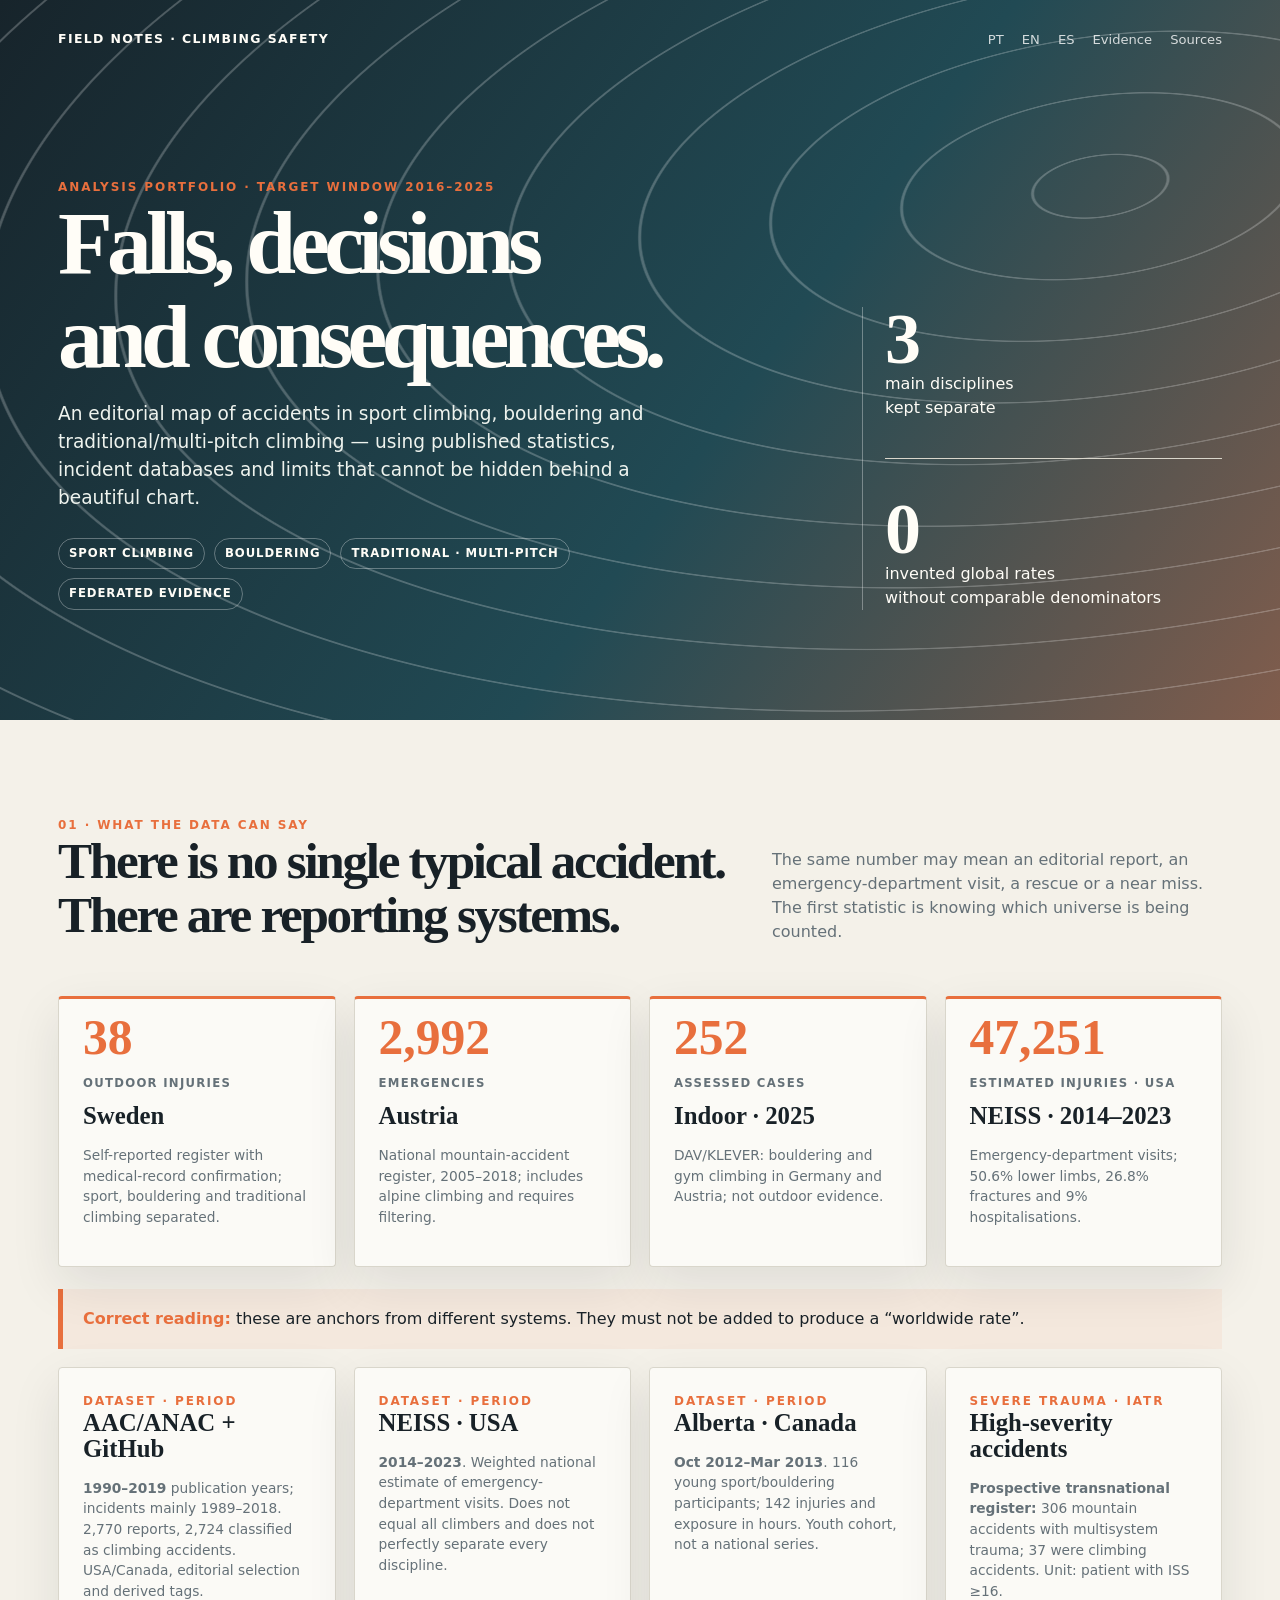
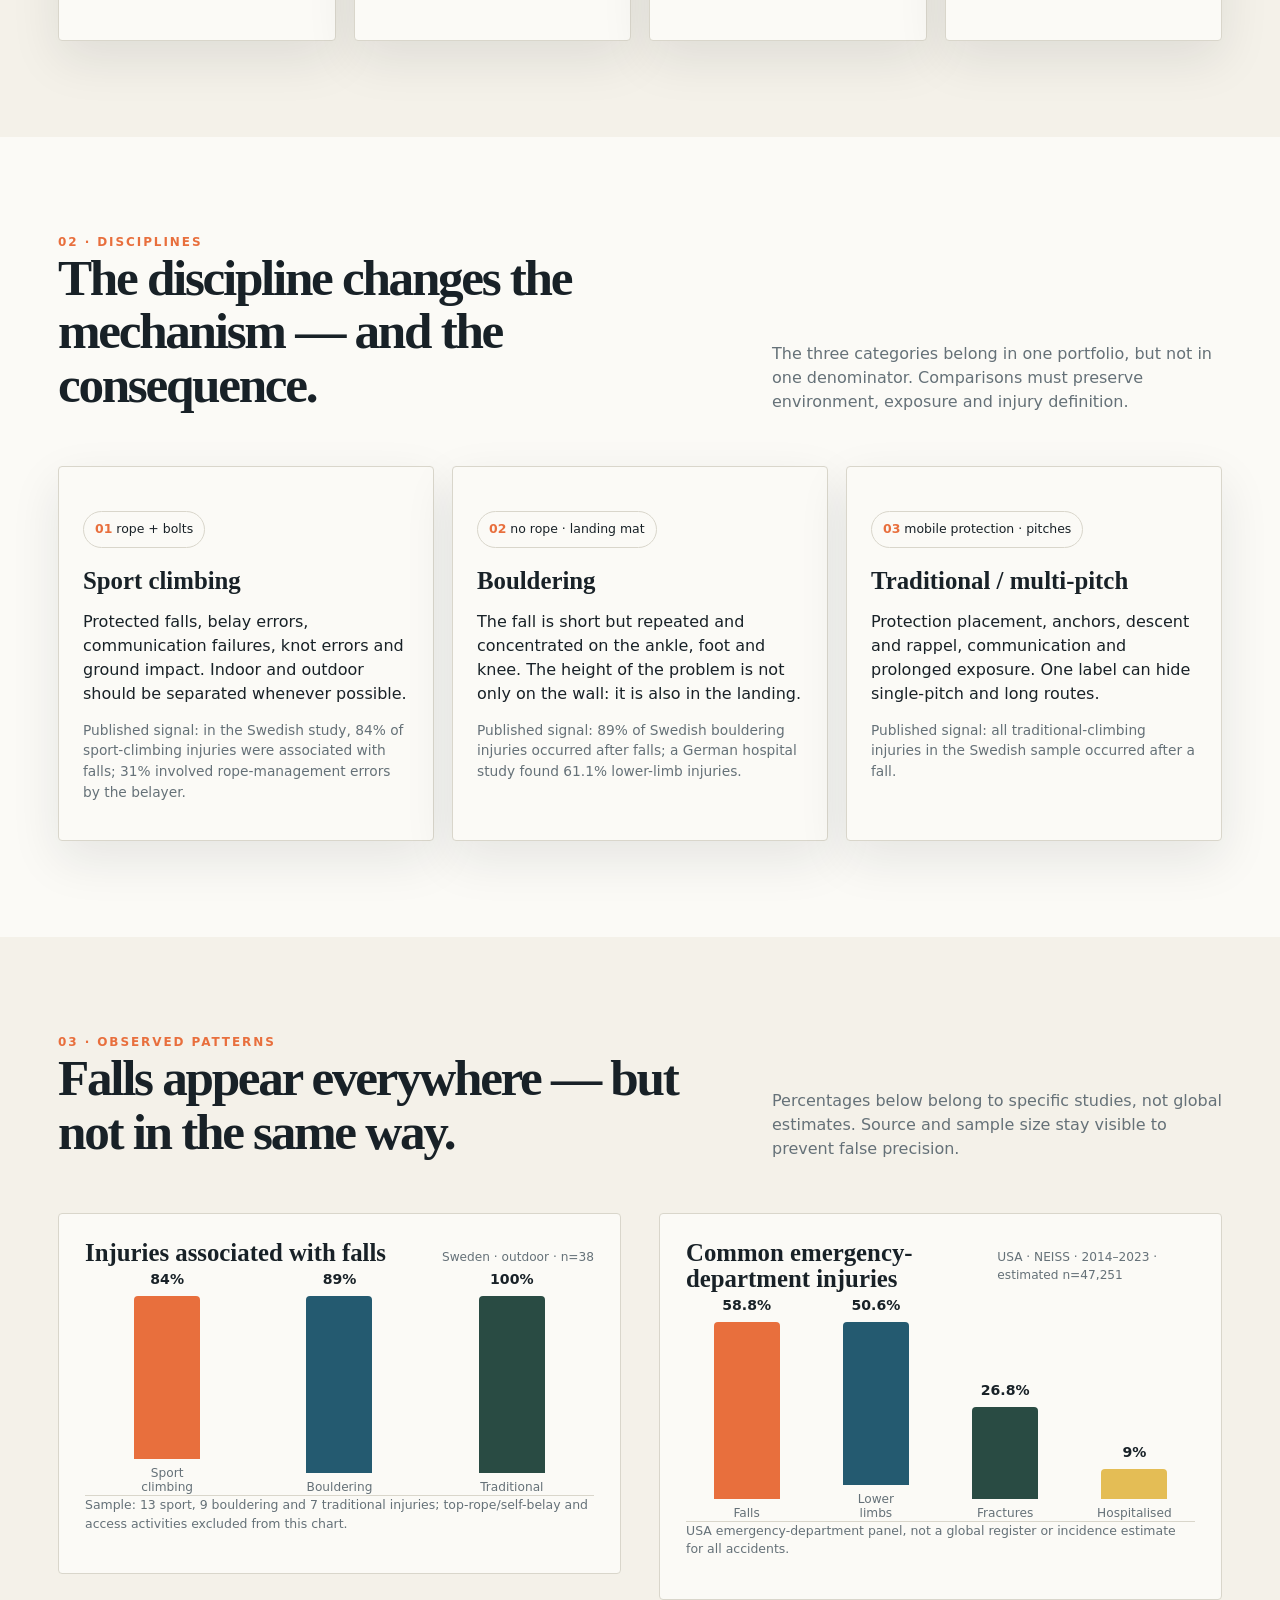
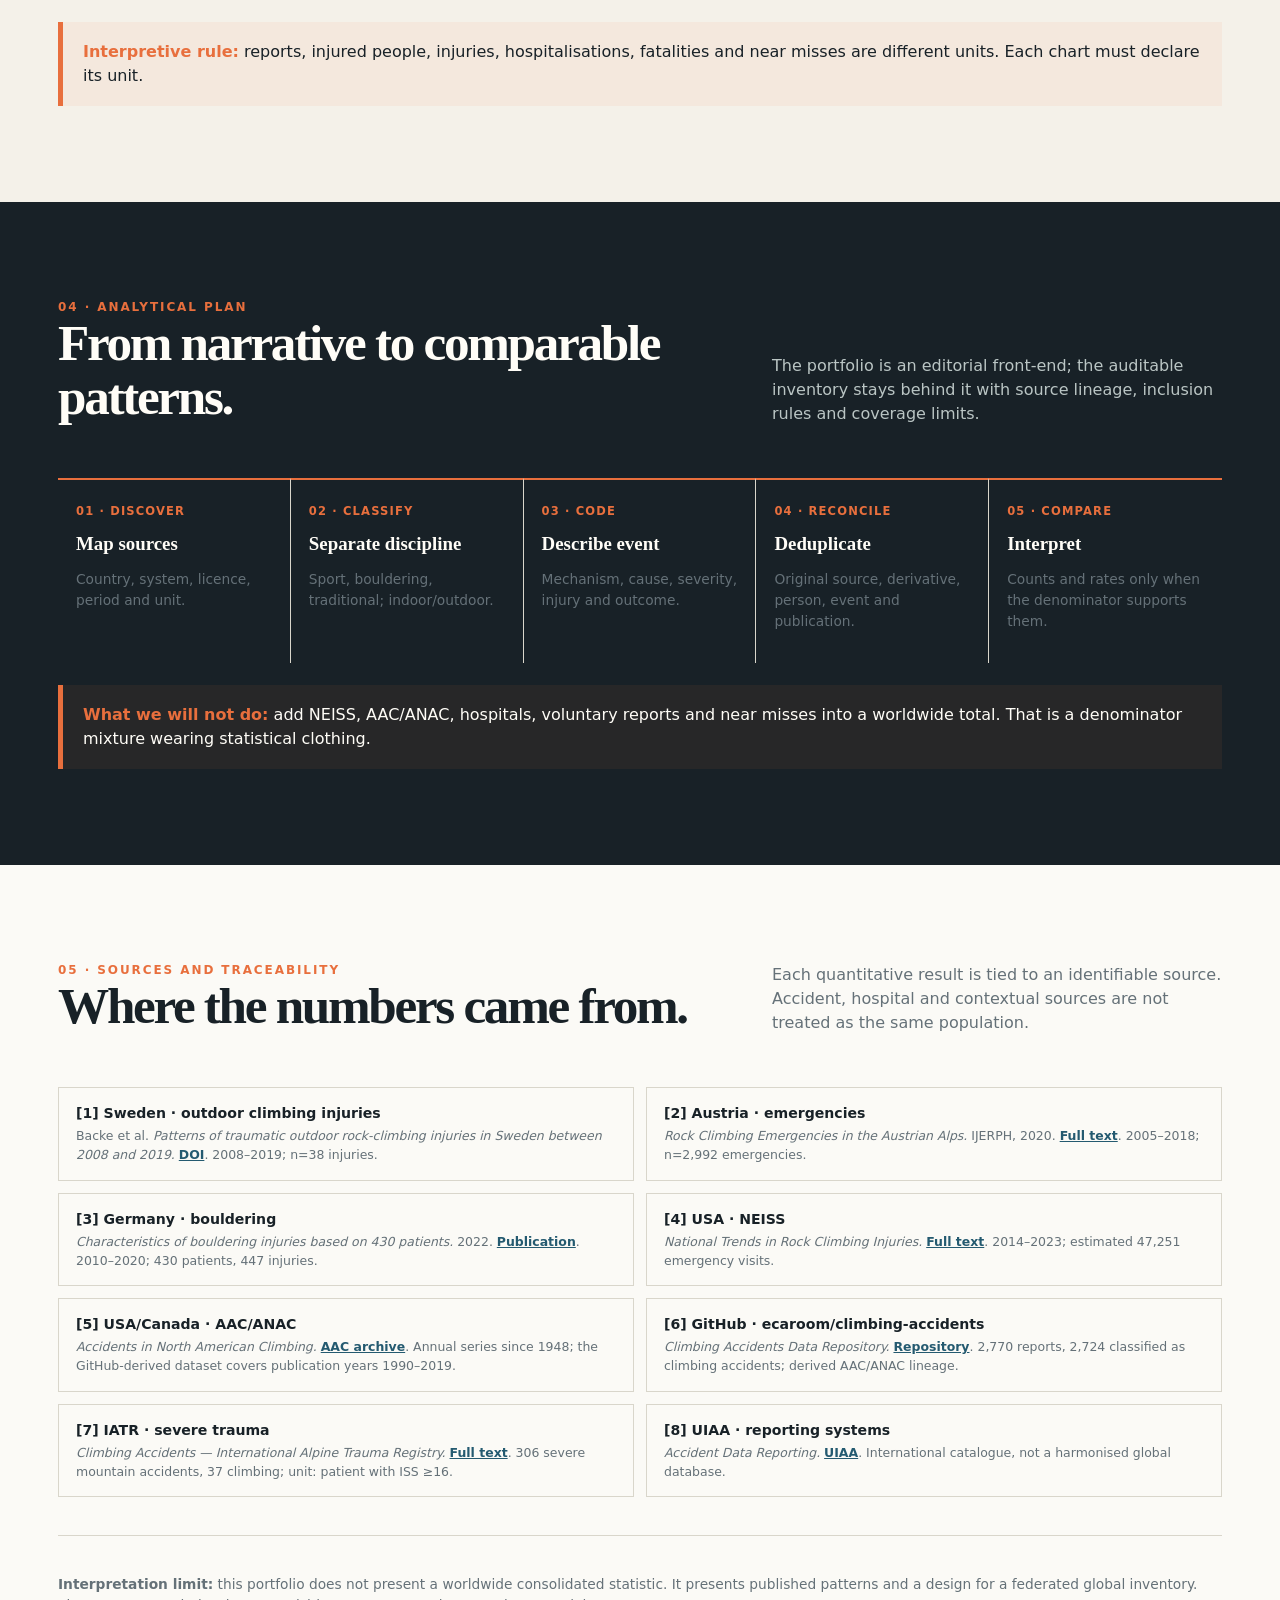
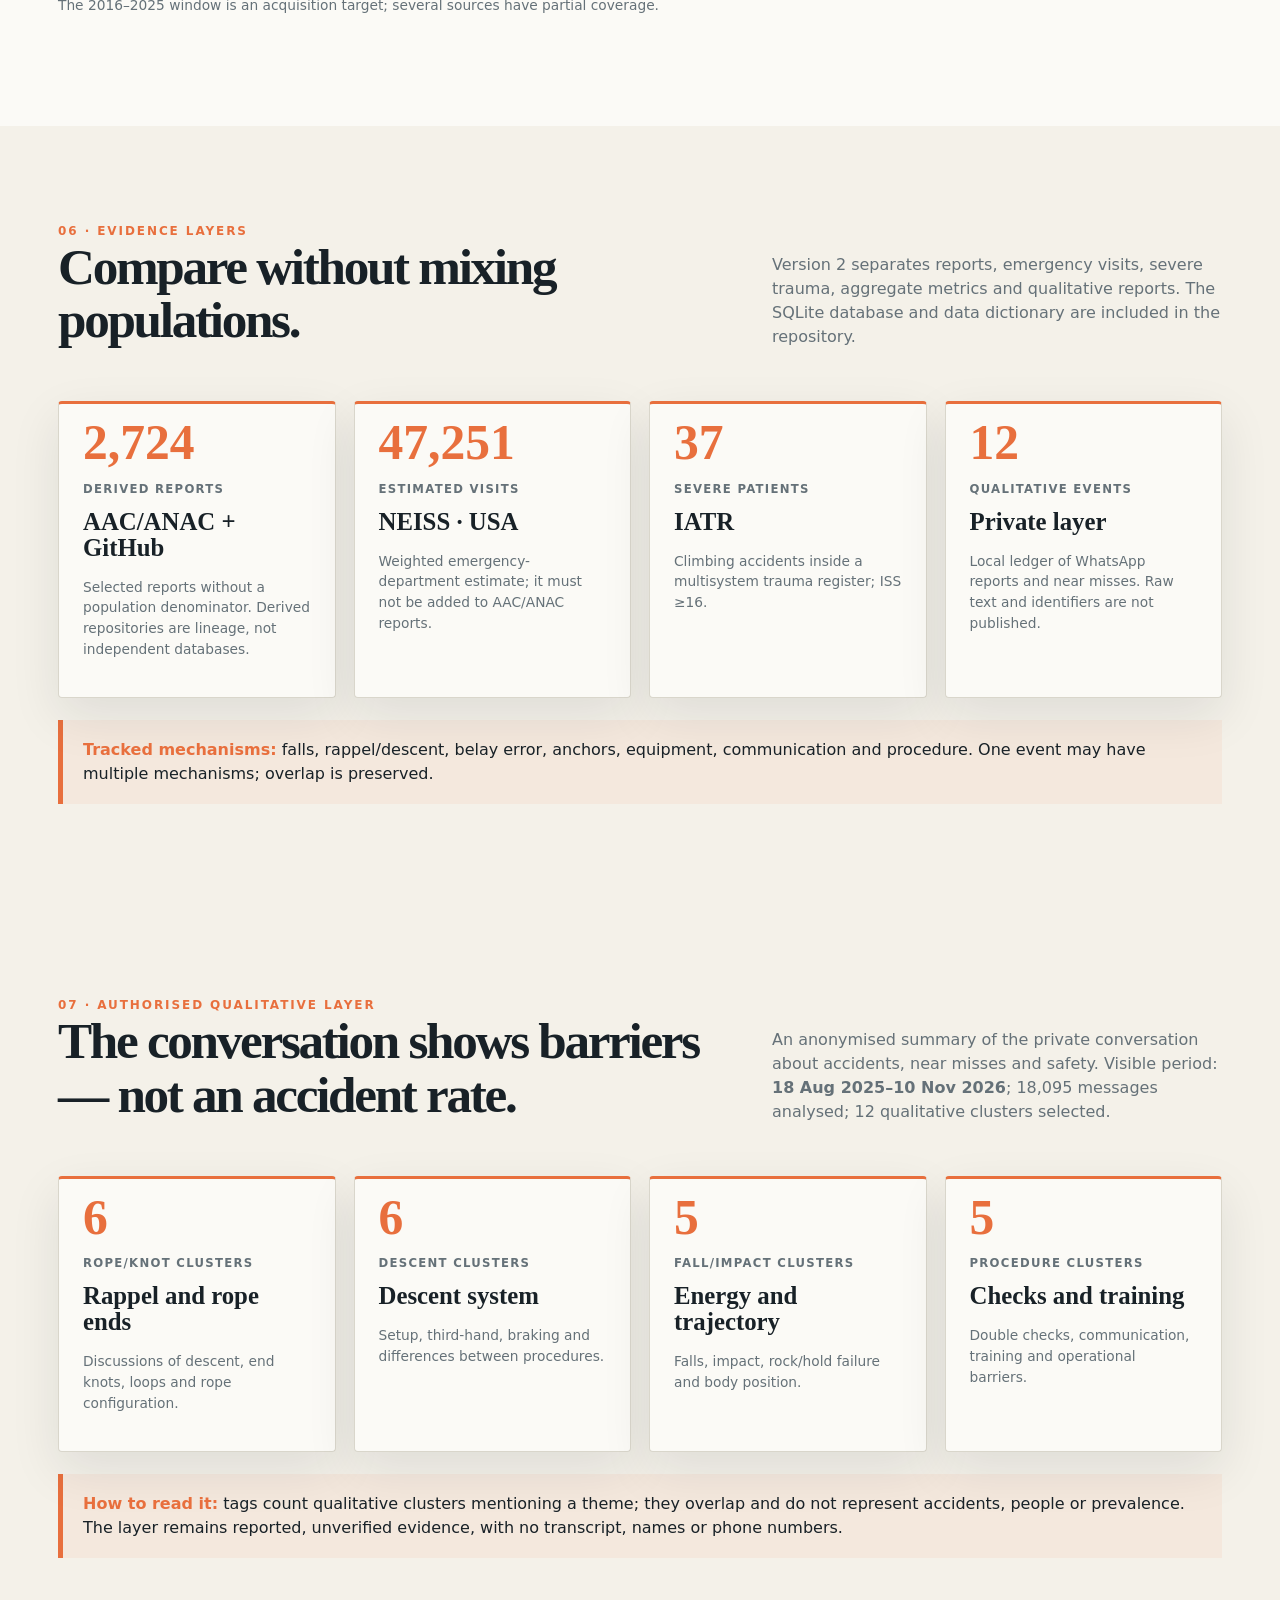
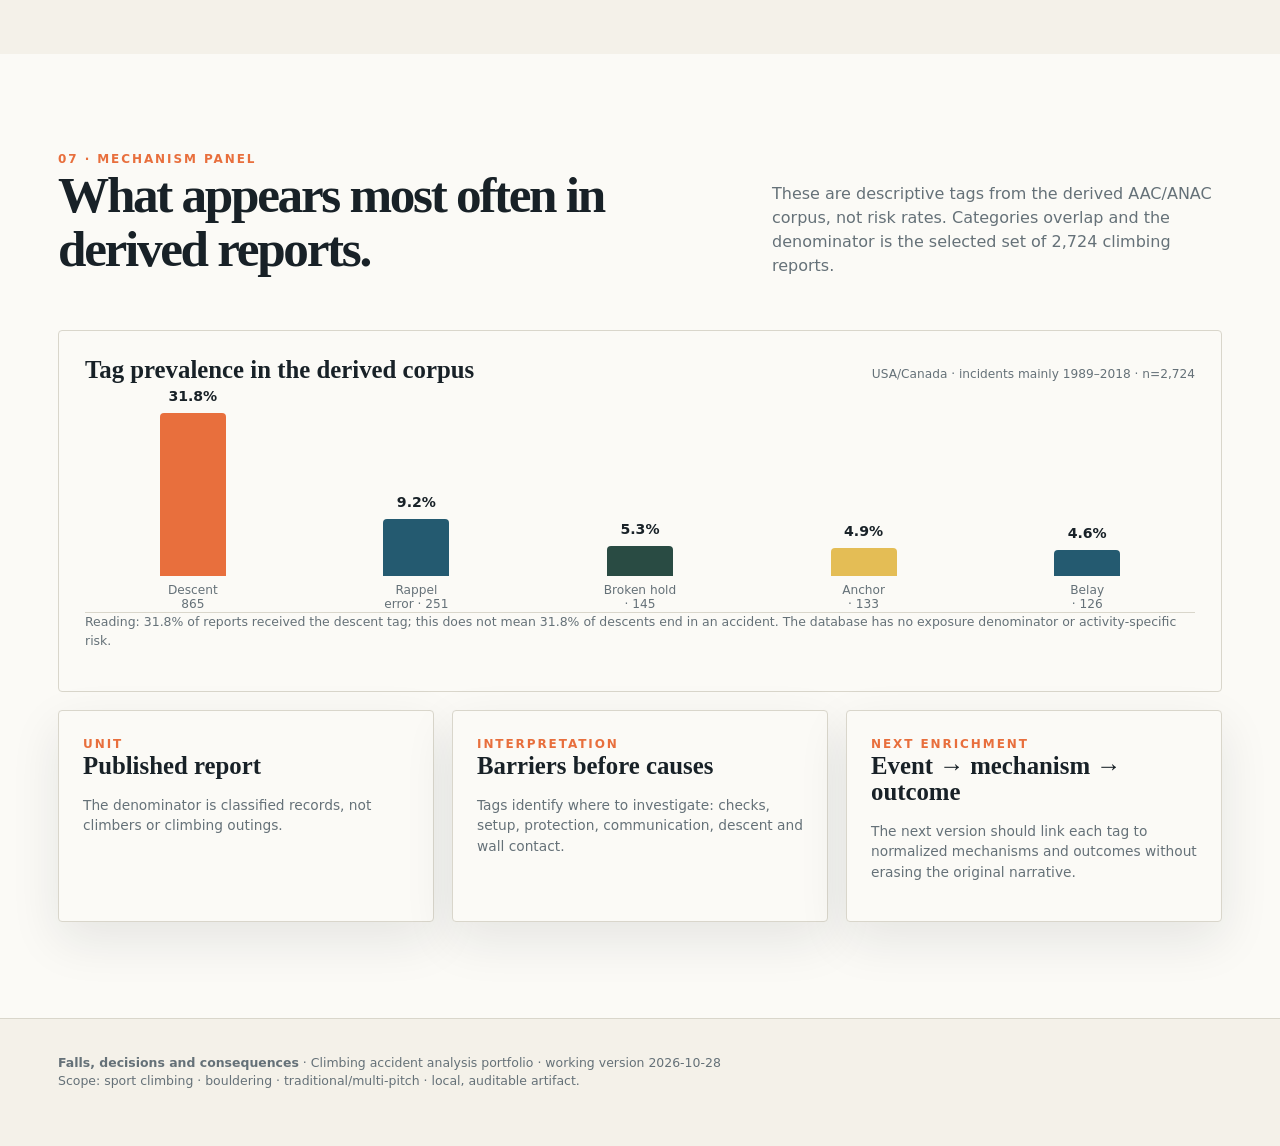
<file: index-en.html>
<!doctype html>
<html lang="en">
<head>
<meta charset="utf-8"><meta name="viewport" content="width=device-width, initial-scale=1">
<title>Falls, decisions and consequences — climbing accidents</title>
<meta name="description" content="Evidence-bounded portfolio on accidents in sport climbing, bouldering and traditional/multi-pitch climbing.">
<link rel="stylesheet" href="styles.css">
</head>
<body>
<header class="hero" id="top"><div class="wrap">
<nav class="nav"><div class="brand">Field Notes · Climbing Safety</div><div><a href="index.html">PT</a><a href="index-en.html">EN</a><a href="index-es.html">ES</a><a href="#evidence">Evidence</a><a href="#sources">Sources</a></div></nav>
<div class="hero-grid"><div><div class="eyebrow">Analysis portfolio · target window 2016–2025</div><h1>Falls, decisions and consequences.</h1><p class="dek">An editorial map of accidents in sport climbing, bouldering and traditional/multi-pitch climbing — using published statistics, incident databases and limits that cannot be hidden behind a beautiful chart.</p><div class="hero-meta"><span class="tag">Sport climbing</span><span class="tag">Bouldering</span><span class="tag">Traditional · multi-pitch</span><span class="tag">Federated evidence</span></div></div><aside class="cliff"><strong>3</strong><div>main disciplines<br>kept separate</div><div class="rule"></div><strong>0</strong><div>invented global rates<br>without comparable denominators</div></aside></div>
</div></header>
<section class="section" id="evidence"><div class="wrap"><div class="section-head"><div><div class="eyebrow">01 · What the data can say</div><h2>There is no single typical accident. There are reporting systems.</h2></div><p>The same number may mean an editorial report, an emergency-department visit, a rescue or a near miss. The first statistic is knowing which universe is being counted.</p></div>
<div class="grid g4"><div class="card kicker"><span class="num">38</span><span class="label">outdoor injuries</span><h3>Sweden</h3><p class="small">Self-reported register with medical-record confirmation; sport, bouldering and traditional climbing separated.</p></div><div class="card kicker"><span class="num">2,992</span><span class="label">emergencies</span><h3>Austria</h3><p class="small">National mountain-accident register, 2005–2018; includes alpine climbing and requires filtering.</p></div><div class="card kicker"><span class="num">252</span><span class="label">assessed cases</span><h3>Indoor · 2025</h3><p class="small">DAV/KLEVER: bouldering and gym climbing in Germany and Austria; not outdoor evidence.</p></div><div class="card kicker"><span class="num">47,251</span><span class="label">estimated injuries · USA</span><h3>NEISS · 2014–2023</h3><p class="small">Emergency-department visits; 50.6% lower limbs, 26.8% fractures and 9% hospitalisations.</p></div></div>
<div class="callout"><strong>Correct reading:</strong> these are anchors from different systems. They must not be added to produce a “worldwide rate”.</div>
<div class="grid g4" style="margin-top:18px"><div class="card"><div class="eyebrow">Dataset · period</div><h3>AAC/ANAC + GitHub</h3><p class="small"><b>1990–2019</b> publication years; incidents mainly 1989–2018. 2,770 reports, 2,724 classified as climbing accidents. USA/Canada, editorial selection and derived tags.</p></div><div class="card"><div class="eyebrow">Dataset · period</div><h3>NEISS · USA</h3><p class="small"><b>2014–2023</b>. Weighted national estimate of emergency-department visits. Does not equal all climbers and does not perfectly separate every discipline.</p></div><div class="card"><div class="eyebrow">Dataset · period</div><h3>Alberta · Canada</h3><p class="small"><b>Oct 2012–Mar 2013</b>. 116 young sport/bouldering participants; 142 injuries and exposure in hours. Youth cohort, not a national series.</p></div><div class="card"><div class="eyebrow">Severe trauma · IATR</div><h3>High-severity accidents</h3><p class="small"><b>Prospective transnational register:</b> 306 mountain accidents with multisystem trauma; 37 were climbing accidents. Unit: patient with ISS ≥16.</p></div></div></div></section>
<section class="section alt" id="disciplines"><div class="wrap"><div class="section-head"><div><div class="eyebrow">02 · Disciplines</div><h2>The discipline changes the mechanism — and the consequence.</h2></div><p>The three categories belong in one portfolio, but not in one denominator. Comparisons must preserve environment, exposure and injury definition.</p></div><div class="grid g3"><article class="card"><div class="pillrow"><span class="pill"><b>01</b> rope + bolts</span></div><h3>Sport climbing</h3><p>Protected falls, belay errors, communication failures, knot errors and ground impact. Indoor and outdoor should be separated whenever possible.</p><p class="small">Published signal: in the Swedish study, 84% of sport-climbing injuries were associated with falls; 31% involved rope-management errors by the belayer.</p></article><article class="card"><div class="pillrow"><span class="pill"><b>02</b> no rope · landing mat</span></div><h3>Bouldering</h3><p>The fall is short but repeated and concentrated on the ankle, foot and knee. The height of the problem is not only on the wall: it is also in the landing.</p><p class="small">Published signal: 89% of Swedish bouldering injuries occurred after falls; a German hospital study found 61.1% lower-limb injuries.</p></article><article class="card"><div class="pillrow"><span class="pill"><b>03</b> mobile protection · pitches</span></div><h3>Traditional / multi-pitch</h3><p>Protection placement, anchors, descent and rappel, communication and prolonged exposure. One label can hide single-pitch and long routes.</p><p class="small">Published signal: all traditional-climbing injuries in the Swedish sample occurred after a fall.</p></article></div></div></section>
<section class="section" id="patterns"><div class="wrap"><div class="section-head"><div><div class="eyebrow">03 · Observed patterns</div><h2>Falls appear everywhere — but not in the same way.</h2></div><p>Percentages below belong to specific studies, not global estimates. Source and sample size stay visible to prevent false precision.</p></div><div class="split"><div class="chart-card"><div class="chart-title"><h3>Injuries associated with falls</h3><span class="legend">Sweden · outdoor · n=38</span></div><div class="bars"><div class="barbox"><div class="bar orange" style="height:84%"><b>84%</b></div><div class="barlabel">Sport<br>climbing</div></div><div class="barbox"><div class="bar blue" style="height:89%"><b>89%</b></div><div class="barlabel">Bouldering</div></div><div class="barbox"><div class="bar pine" style="height:100%"><b>100%</b></div><div class="barlabel">Traditional</div></div></div><p class="note">Sample: 13 sport, 9 bouldering and 7 traditional injuries; top-rope/self-belay and access activities excluded from this chart.</p></div><div class="chart-card"><div class="chart-title"><h3>Common emergency-department injuries</h3><span class="legend">USA · NEISS · 2014–2023 · estimated n=47,251</span></div><div class="bars"><div class="barbox"><div class="bar orange" style="height:100%"><b>58.8%</b></div><div class="barlabel">Falls</div></div><div class="barbox"><div class="bar blue" style="height:86%"><b>50.6%</b></div><div class="barlabel">Lower<br>limbs</div></div><div class="barbox"><div class="bar pine" style="height:46%"><b>26.8%</b></div><div class="barlabel">Fractures</div></div><div class="barbox"><div class="bar gold" style="height:15%"><b>9%</b></div><div class="barlabel">Hospitalised</div></div></div><p class="note">USA emergency-department panel, not a global register or incidence estimate for all accidents.</p></div></div><div class="callout"><strong>Interpretive rule:</strong> reports, injured people, injuries, hospitalisations, fatalities and near misses are different units. Each chart must declare its unit.</div></div></section>
<section class="section dark"><div class="wrap"><div class="section-head"><div><div class="eyebrow">04 · Analytical plan</div><h2>From narrative to comparable patterns.</h2></div><p>The portfolio is an editorial front-end; the auditable inventory stays behind it with source lineage, inclusion rules and coverage limits.</p></div><div class="method"><div class="step"><b>01 · Discover</b><h3>Map sources</h3><p class="small">Country, system, licence, period and unit.</p></div><div class="step"><b>02 · Classify</b><h3>Separate discipline</h3><p class="small">Sport, bouldering, traditional; indoor/outdoor.</p></div><div class="step"><b>03 · Code</b><h3>Describe event</h3><p class="small">Mechanism, cause, severity, injury and outcome.</p></div><div class="step"><b>04 · Reconcile</b><h3>Deduplicate</h3><p class="small">Original source, derivative, person, event and publication.</p></div><div class="step"><b>05 · Compare</b><h3>Interpret</h3><p class="small">Counts and rates only when the denominator supports them.</p></div></div><div class="callout"><strong>What we will not do:</strong> add NEISS, AAC/ANAC, hospitals, voluntary reports and near misses into a worldwide total. That is a denominator mixture wearing statistical clothing.</div></div></section>
<section class="section alt" id="sources"><div class="wrap"><div class="section-head"><div><div class="eyebrow">05 · Sources and traceability</div><h2>Where the numbers came from.</h2></div><p>Each quantitative result is tied to an identifiable source. Accident, hospital and contextual sources are not treated as the same population.</p></div><div class="source-list"><div class="source"><b>[1] Sweden · outdoor climbing injuries</b><span>Backe et al. <i>Patterns of traumatic outdoor rock-climbing injuries in Sweden between 2008 and 2019.</i> <a href="https://doi.org/10.1186/s40634-021-00407-1">DOI</a>. 2008–2019; n=38 injuries.</span></div><div class="source"><b>[2] Austria · emergencies</b><span><i>Rock Climbing Emergencies in the Austrian Alps.</i> IJERPH, 2020. <a href="https://pmc.ncbi.nlm.nih.gov/articles/PMC7589766">Full text</a>. 2005–2018; n=2,992 emergencies.</span></div><div class="source"><b>[3] Germany · bouldering</b><span><i>Characteristics of bouldering injuries based on 430 patients.</i> 2022. <a href="https://sciencedirect.com/science/article/abs/pii/S0020138322001097">Publication</a>. 2010–2020; 430 patients, 447 injuries.</span></div><div class="source"><b>[4] USA · NEISS</b><span><i>National Trends in Rock Climbing Injuries.</i> <a href="https://pmc.ncbi.nlm.nih.gov/articles/PMC12806586">Full text</a>. 2014–2023; estimated 47,251 emergency visits.</span></div><div class="source"><b>[5] USA/Canada · AAC/ANAC</b><span><i>Accidents in North American Climbing.</i> <a href="https://publications.americanalpineclub.org/about_the_accidents">AAC archive</a>. Annual series since 1948; the GitHub-derived dataset covers publication years 1990–2019.</span></div><div class="source"><b>[6] GitHub · ecaroom/climbing-accidents</b><span><i>Climbing Accidents Data Repository.</i> <a href="https://github.com/ecaroom/climbing-accidents">Repository</a>. 2,770 reports, 2,724 classified as climbing accidents; derived AAC/ANAC lineage.</span></div><div class="source"><b>[7] IATR · severe trauma</b><span><i>Climbing Accidents — International Alpine Trauma Registry.</i> <a href="https://pmc.ncbi.nlm.nih.gov/articles/PMC6981967">Full text</a>. 306 severe mountain accidents, 37 climbing; unit: patient with ISS ≥16.</span></div><div class="source"><b>[8] UIAA · reporting systems</b><span><i>Accident Data Reporting.</i> <a href="https://theuiaa.org/accident-reporting">UIAA</a>. International catalogue, not a harmonised global database.</span></div></div><div class="rule"></div><p class="small"><b>Interpretation limit:</b> this portfolio does not present a worldwide consolidated statistic. It presents published patterns and a design for a federated global inventory. The 2016–2025 window is an acquisition target; several sources have partial coverage.</p></div></section>
<section class="section" id="layers"><div class="wrap"><div class="section-head"><div><div class="eyebrow">06 · Evidence layers</div><h2>Compare without mixing populations.</h2></div><p>Version 2 separates reports, emergency visits, severe trauma, aggregate metrics and qualitative reports. The SQLite database and data dictionary are included in the repository.</p></div><div class="grid g4"><div class="card kicker"><span class="num">2,724</span><span class="label">derived reports</span><h3>AAC/ANAC + GitHub</h3><p class="small">Selected reports without a population denominator. Derived repositories are lineage, not independent databases.</p></div><div class="card kicker"><span class="num">47,251</span><span class="label">estimated visits</span><h3>NEISS · USA</h3><p class="small">Weighted emergency-department estimate; it must not be added to AAC/ANAC reports.</p></div><div class="card kicker"><span class="num">37</span><span class="label">severe patients</span><h3>IATR</h3><p class="small">Climbing accidents inside a multisystem trauma register; ISS ≥16.</p></div><div class="card kicker"><span class="num">12</span><span class="label">qualitative events</span><h3>Private layer</h3><p class="small">Local ledger of WhatsApp reports and near misses. Raw text and identifiers are not published.</p></div></div><div class="callout"><strong>Tracked mechanisms:</strong> falls, rappel/descent, belay error, anchors, equipment, communication and procedure. One event may have multiple mechanisms; overlap is preserved.</div></div></section>
<section class="section" id="whatsapp"><div class="wrap"><div class="section-head"><div><div class="eyebrow">07 · Authorised qualitative layer</div><h2>The conversation shows barriers — not an accident rate.</h2></div><p>An anonymised summary of the private conversation about accidents, near misses and safety. Visible period: <b>18 Aug 2025–10 Nov 2026</b>; 18,095 messages analysed; 12 qualitative clusters selected.</p></div><div class="grid g4"><div class="card kicker"><span class="num">6</span><span class="label">rope/knot clusters</span><h3>Rappel and rope ends</h3><p class="small">Discussions of descent, end knots, loops and rope configuration.</p></div><div class="card kicker"><span class="num">6</span><span class="label">descent clusters</span><h3>Descent system</h3><p class="small">Setup, third-hand, braking and differences between procedures.</p></div><div class="card kicker"><span class="num">5</span><span class="label">fall/impact clusters</span><h3>Energy and trajectory</h3><p class="small">Falls, impact, rock/hold failure and body position.</p></div><div class="card kicker"><span class="num">5</span><span class="label">procedure clusters</span><h3>Checks and training</h3><p class="small">Double checks, communication, training and operational barriers.</p></div></div><div class="callout"><strong>How to read it:</strong> tags count qualitative clusters mentioning a theme; they overlap and do not represent accidents, people or prevalence. The layer remains reported, unverified evidence, with no transcript, names or phone numbers.</div></div></section>
<section class="section alt" id="mechanism-panel"><div class="wrap"><div class="section-head"><div><div class="eyebrow">07 · Mechanism panel</div><h2>What appears most often in derived reports.</h2></div><p>These are descriptive tags from the derived AAC/ANAC corpus, not risk rates. Categories overlap and the denominator is the selected set of 2,724 climbing reports.</p></div><div class="chart-card"><div class="chart-title"><h3>Tag prevalence in the derived corpus</h3><span class="legend">USA/Canada · incidents mainly 1989–2018 · n=2,724</span></div><div class="bars"><div class="barbox"><div class="bar orange" style="height:100%"><b>31.8%</b></div><div class="barlabel">Descent<br>865</div></div><div class="barbox"><div class="bar blue" style="height:29%"><b>9.2%</b></div><div class="barlabel">Rappel<br>error · 251</div></div><div class="barbox"><div class="bar pine" style="height:15%"><b>5.3%</b></div><div class="barlabel">Broken hold<br>· 145</div></div><div class="barbox"><div class="bar gold" style="height:14%"><b>4.9%</b></div><div class="barlabel">Anchor<br>· 133</div></div><div class="barbox"><div class="bar red" style="height:13%"><b>4.6%</b></div><div class="barlabel">Belay<br>· 126</div></div></div><p class="note">Reading: 31.8% of reports received the descent tag; this does not mean 31.8% of descents end in an accident. The database has no exposure denominator or activity-specific risk.</p></div><div class="grid g3" style="margin-top:18px"><div class="card"><div class="eyebrow">Unit</div><h3>Published report</h3><p class="small">The denominator is classified records, not climbers or climbing outings.</p></div><div class="card"><div class="eyebrow">Interpretation</div><h3>Barriers before causes</h3><p class="small">Tags identify where to investigate: checks, setup, protection, communication, descent and wall contact.</p></div><div class="card"><div class="eyebrow">Next enrichment</div><h3>Event → mechanism → outcome</h3><p class="small">The next version should link each tag to normalized mechanisms and outcomes without erasing the original narrative.</p></div></div></div></section>

<footer class="footer"><div class="wrap"><b>Falls, decisions and consequences</b> · Climbing accident analysis portfolio · working version 2026-10-28<br>Scope: sport climbing · bouldering · traditional/multi-pitch · local, auditable artifact.</div></footer>
</body></html>
</file>
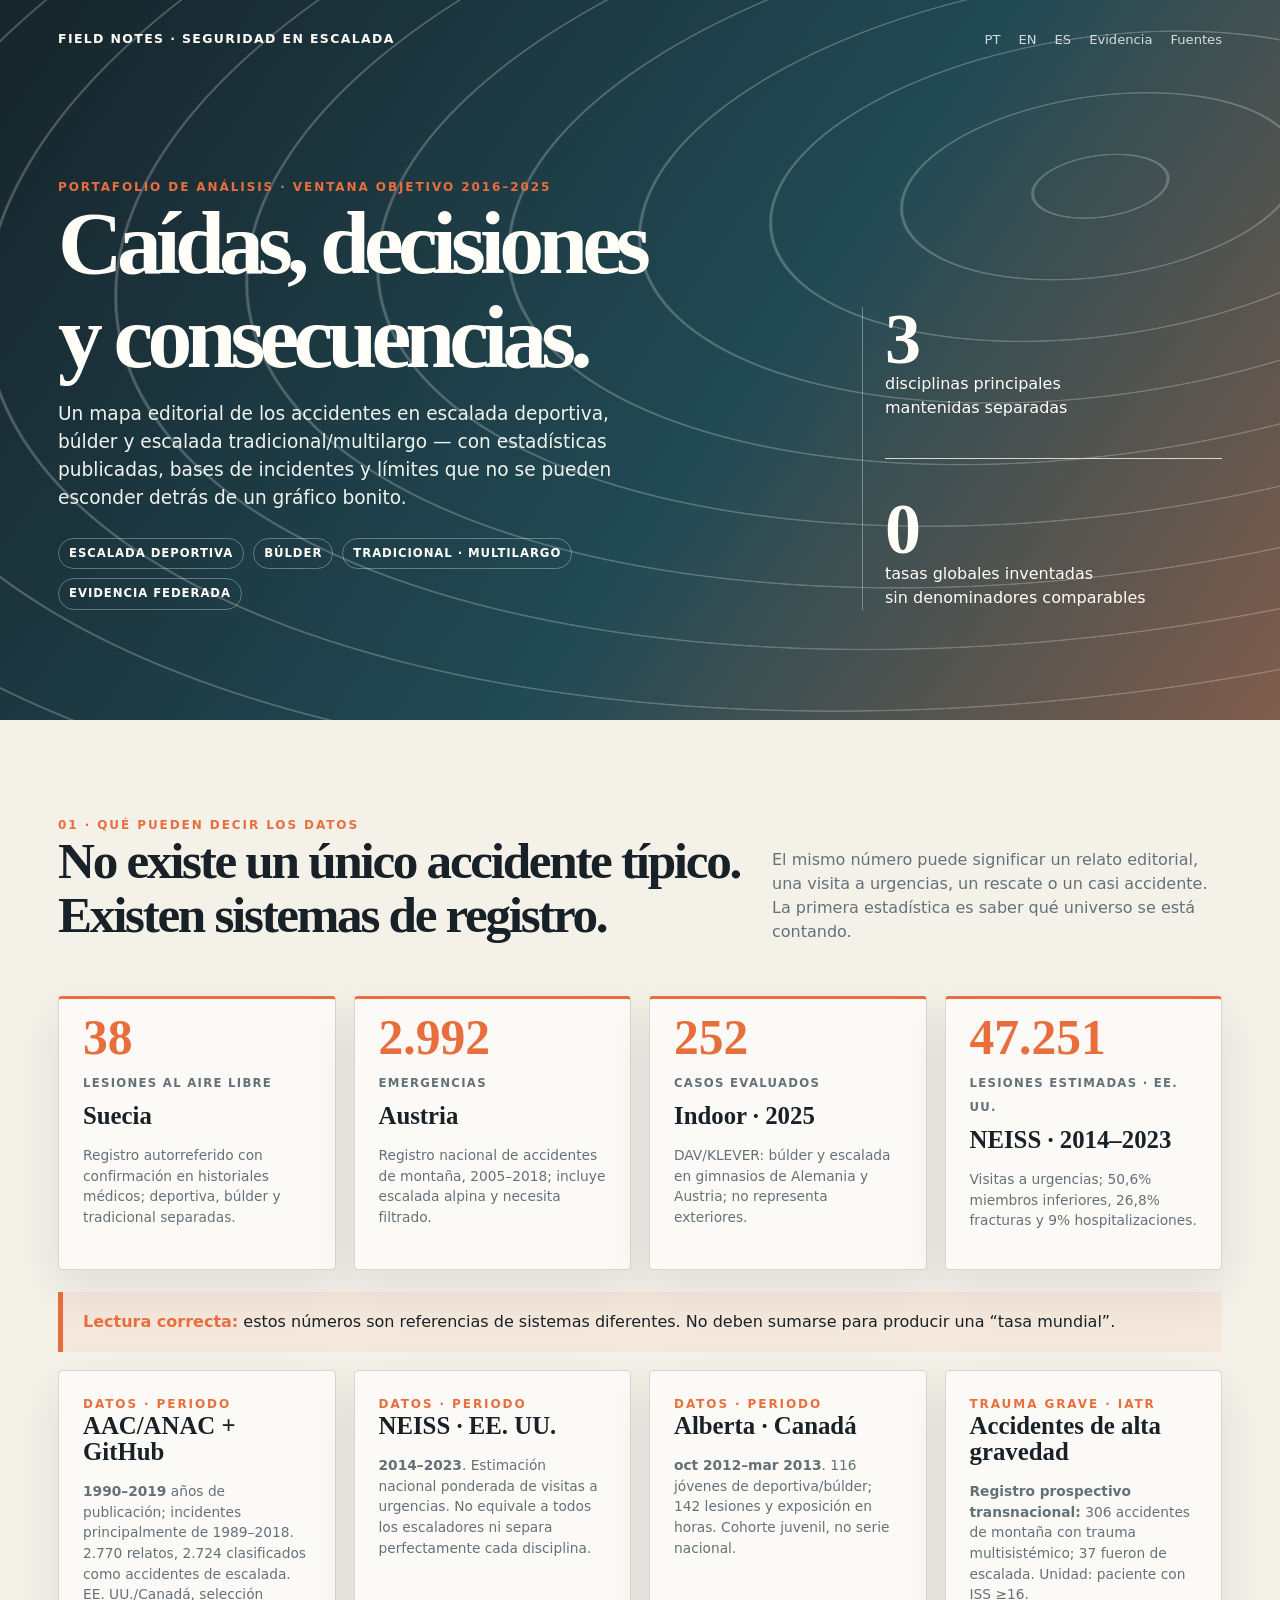
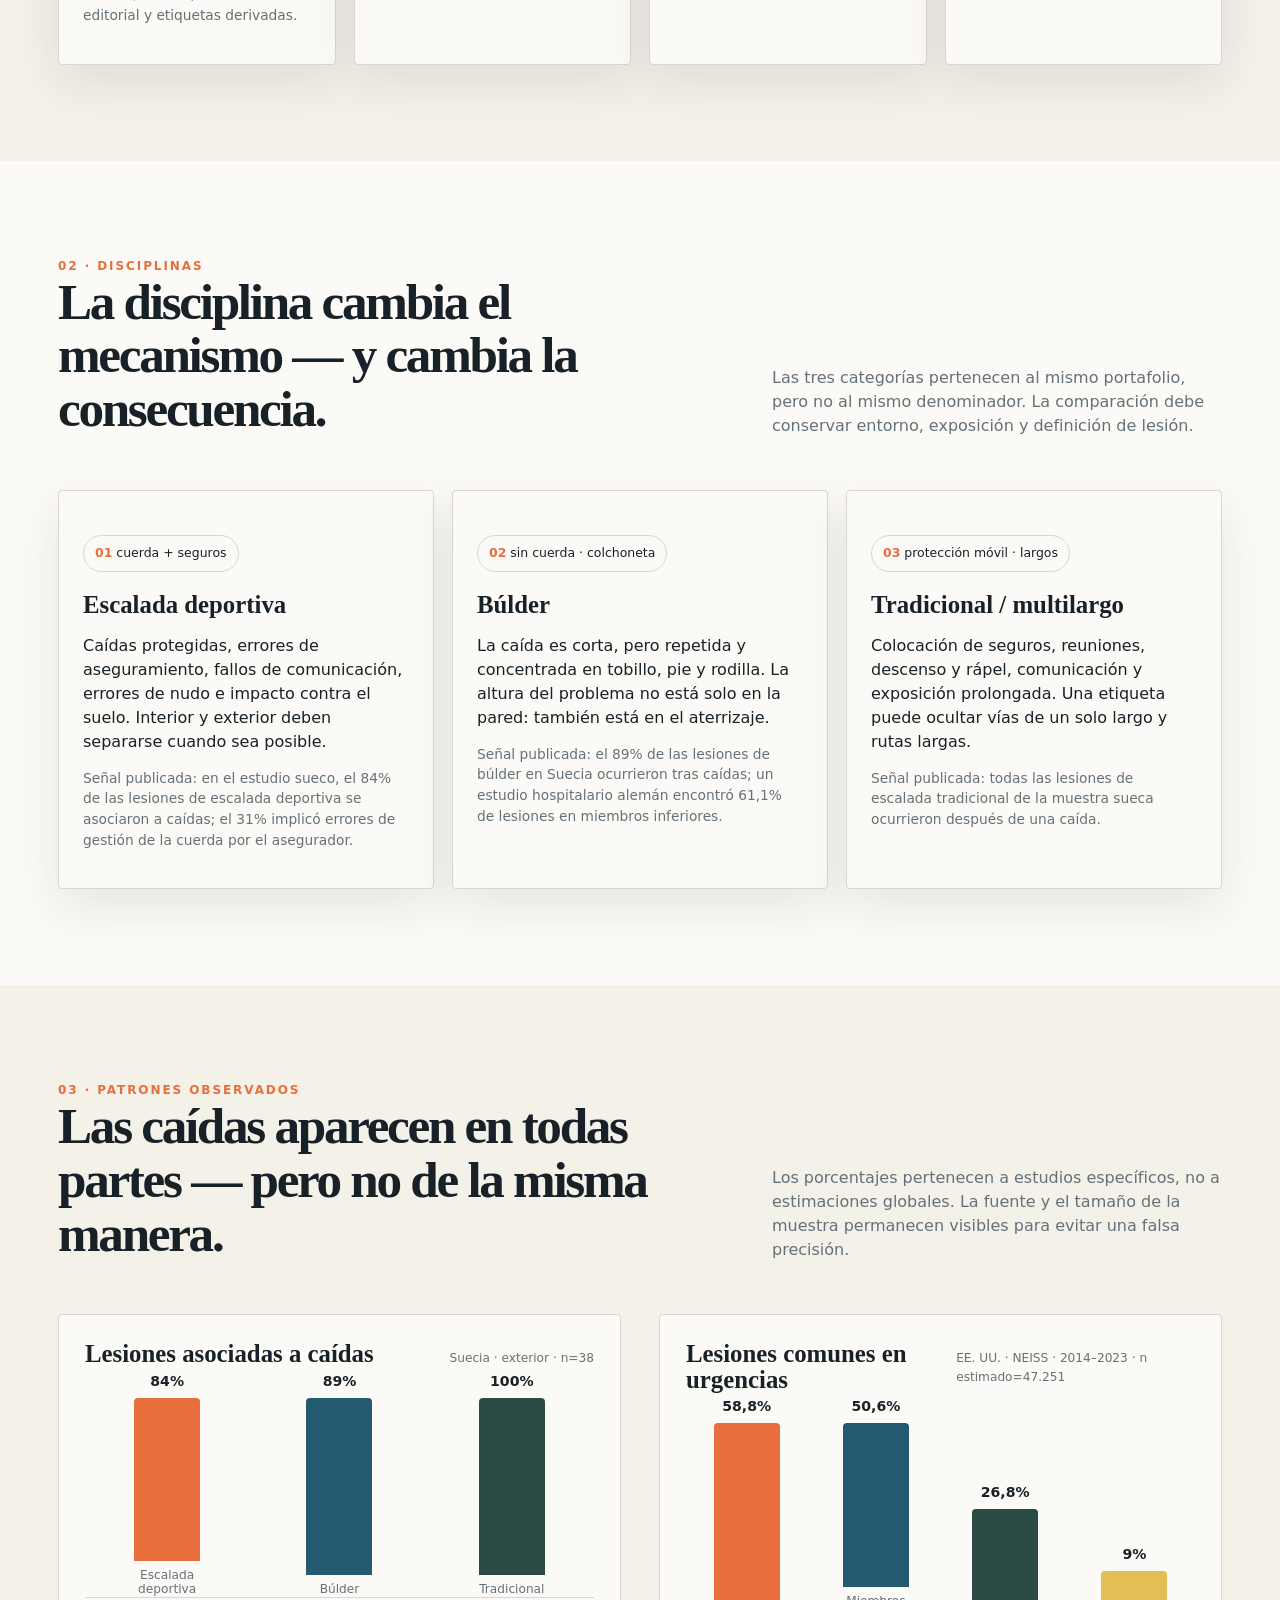
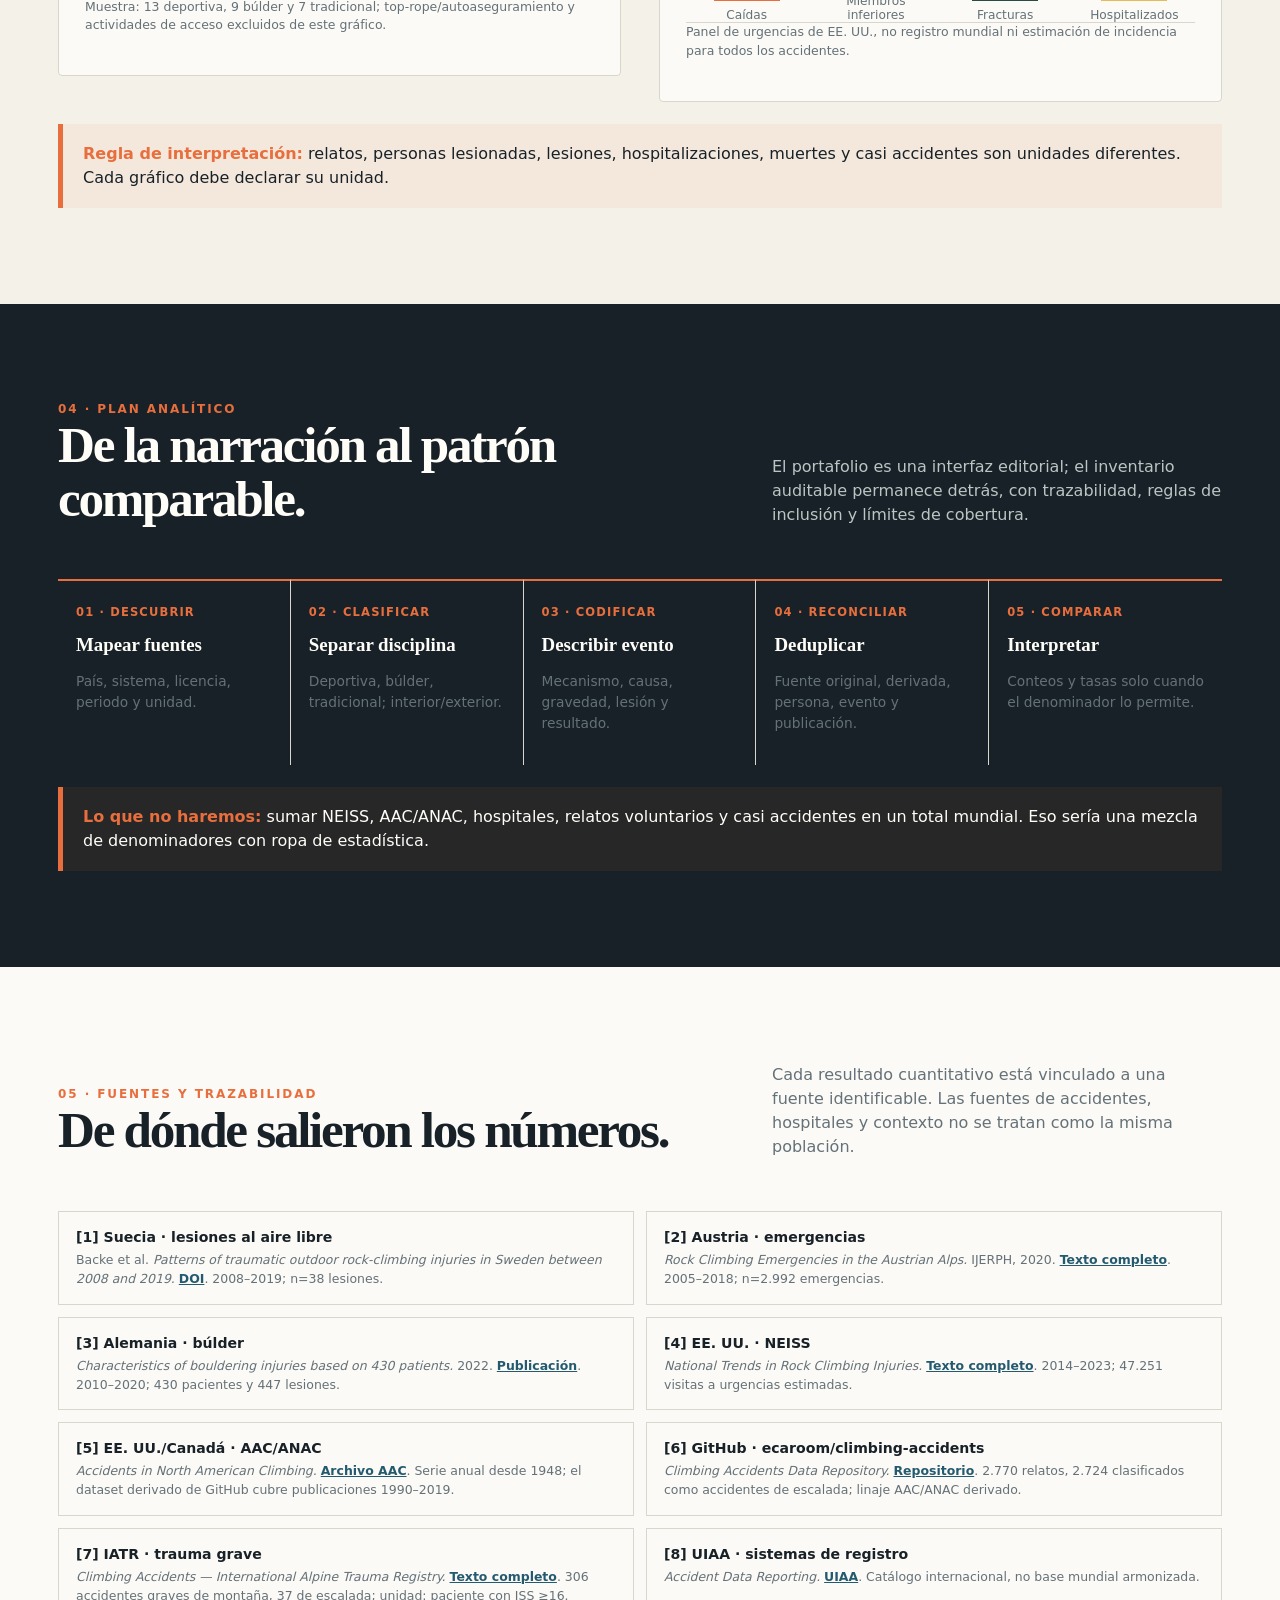
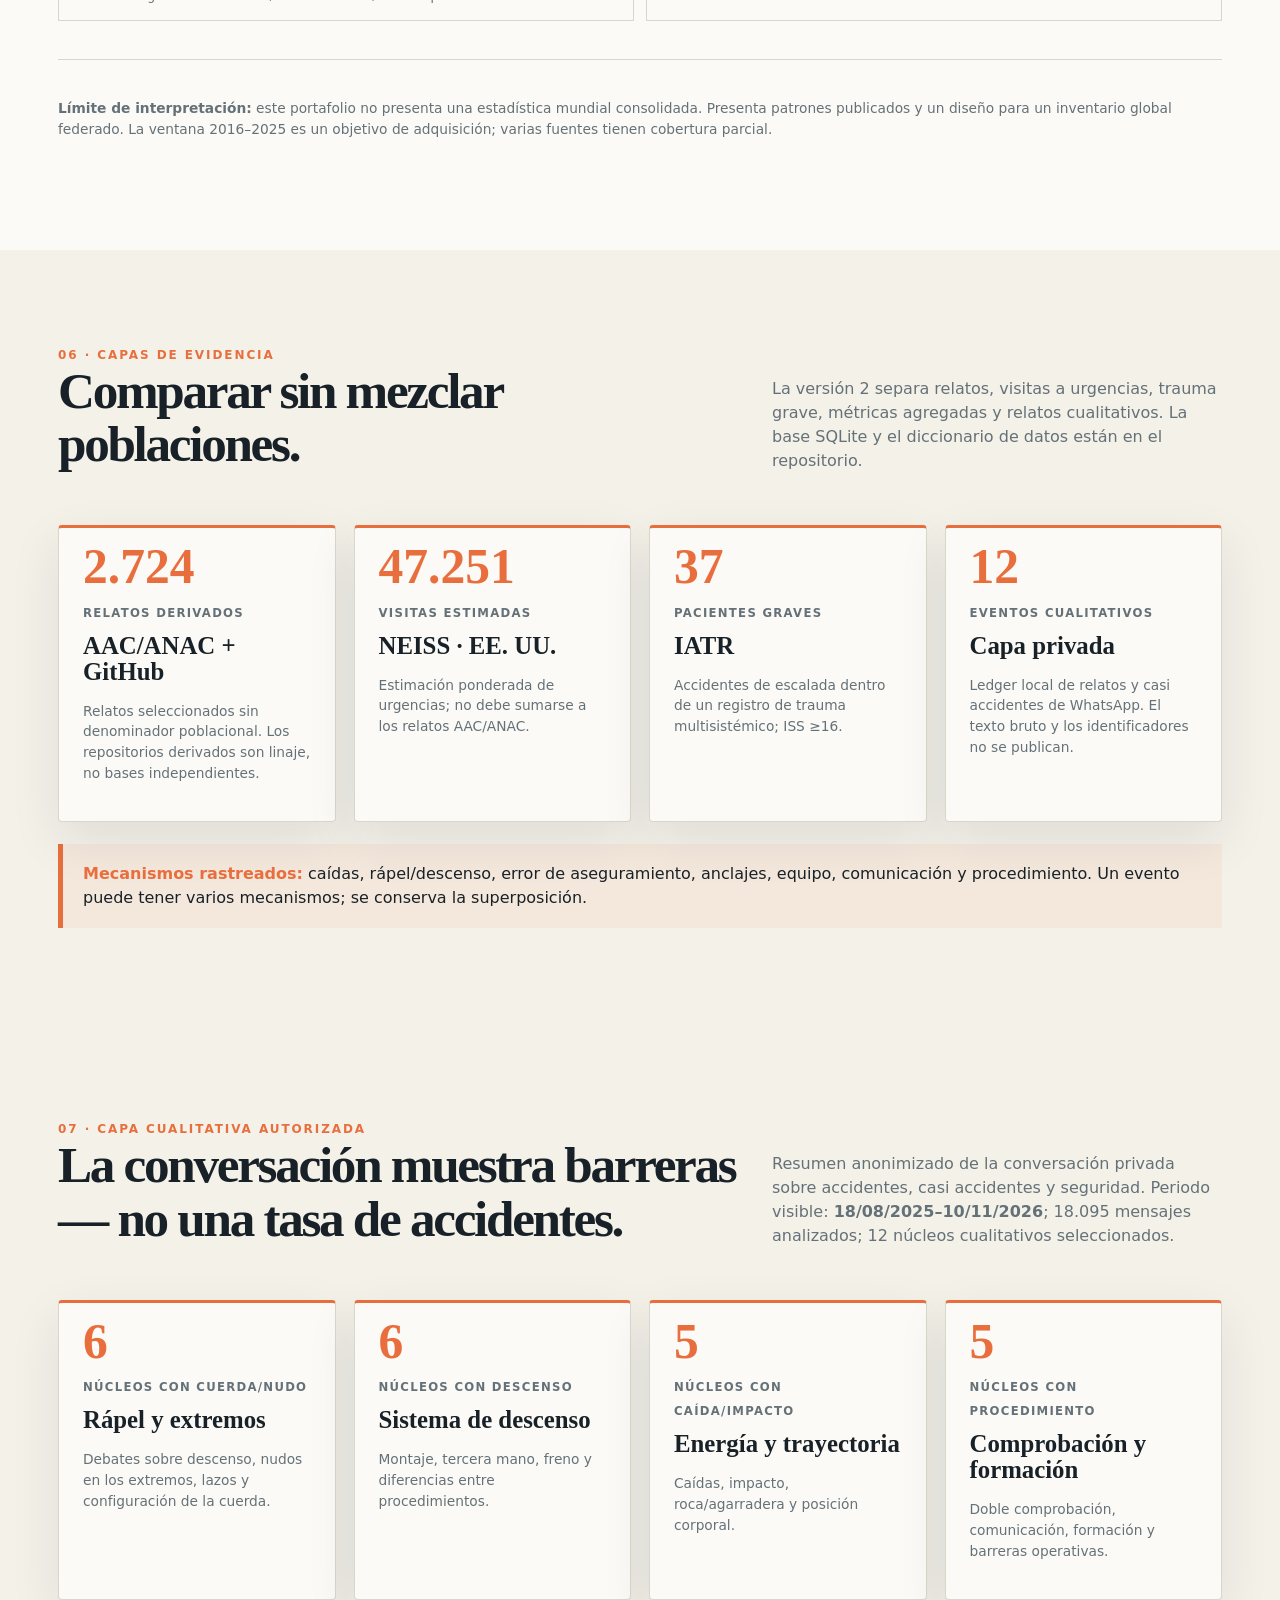
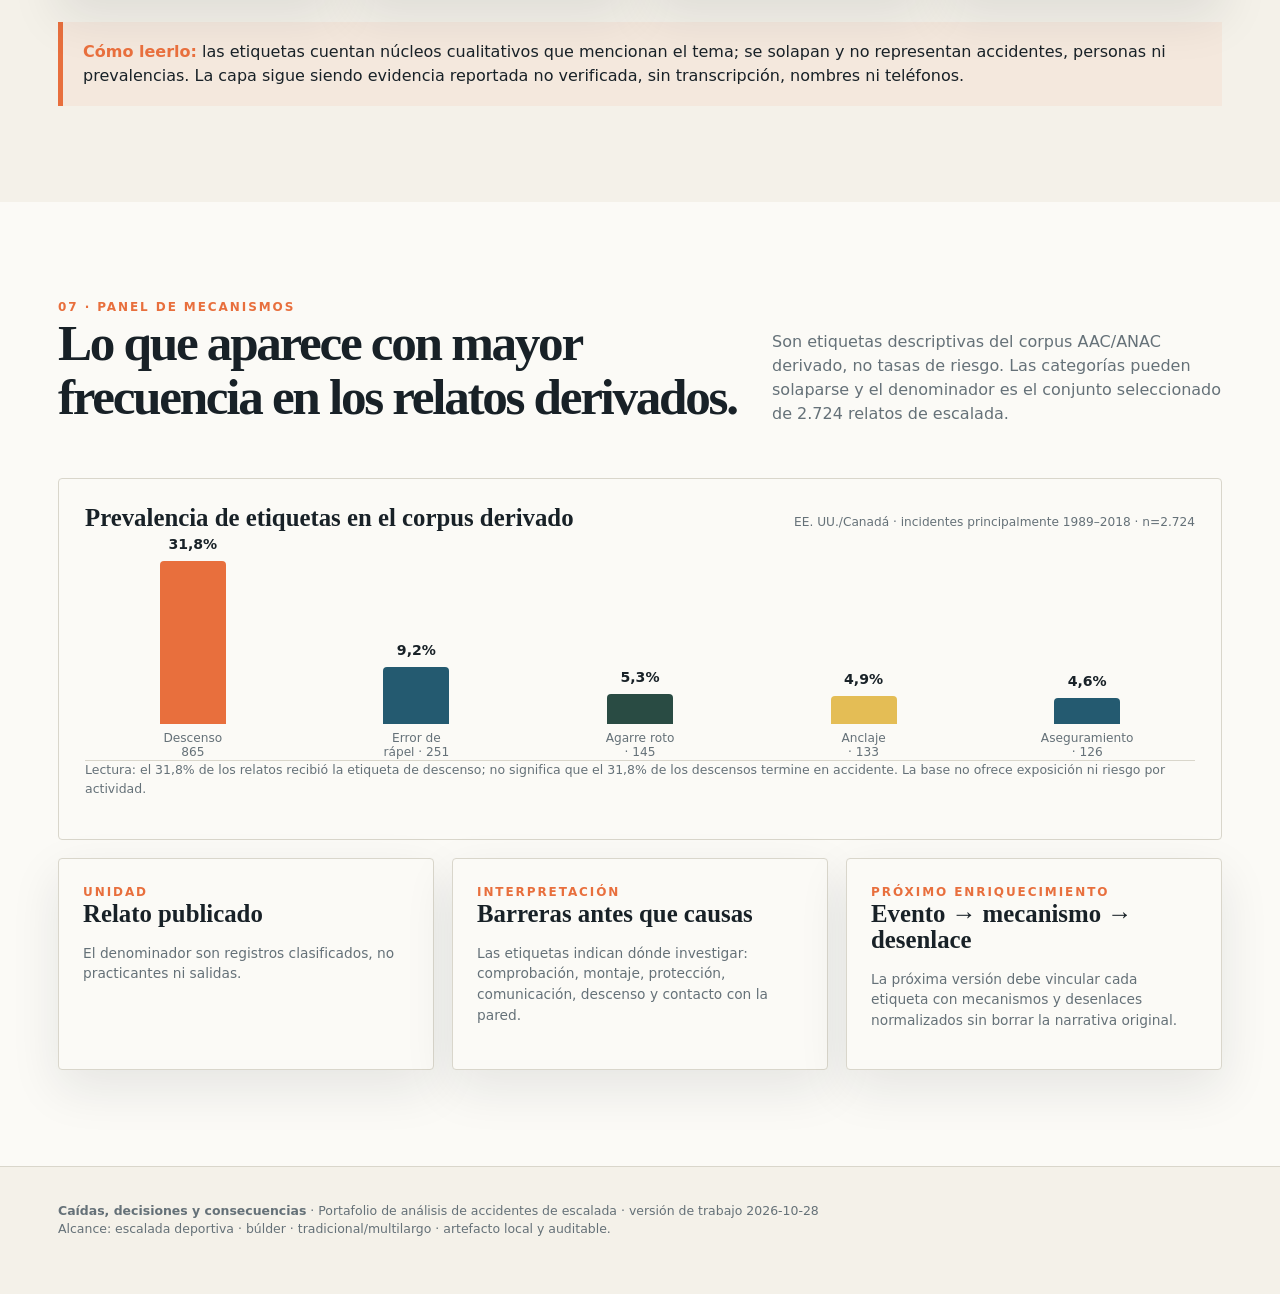
<file: index-es.html>
<!doctype html>
<html lang="es">
<head>
<meta charset="utf-8"><meta name="viewport" content="width=device-width, initial-scale=1">
<title>Caídas, decisiones y consecuencias — accidentes de escalada</title>
<meta name="description" content="Portafolio con evidencia sobre accidentes en escalada deportiva, búlder y escalada tradicional/multilargo.">
<link rel="stylesheet" href="styles.css">
</head>
<body>
<header class="hero" id="inicio"><div class="wrap">
<nav class="nav"><div class="brand">Field Notes · Seguridad en escalada</div><div><a href="index.html">PT</a><a href="index-en.html">EN</a><a href="index-es.html">ES</a><a href="#evidencia">Evidencia</a><a href="#fuentes">Fuentes</a></div></nav>
<div class="hero-grid"><div><div class="eyebrow">Portafolio de análisis · ventana objetivo 2016–2025</div><h1>Caídas, decisiones y consecuencias.</h1><p class="dek">Un mapa editorial de los accidentes en escalada deportiva, búlder y escalada tradicional/multilargo — con estadísticas publicadas, bases de incidentes y límites que no se pueden esconder detrás de un gráfico bonito.</p><div class="hero-meta"><span class="tag">Escalada deportiva</span><span class="tag">Búlder</span><span class="tag">Tradicional · multilargo</span><span class="tag">Evidencia federada</span></div></div><aside class="cliff"><strong>3</strong><div>disciplinas principales<br>mantenidas separadas</div><div class="rule"></div><strong>0</strong><div>tasas globales inventadas<br>sin denominadores comparables</div></aside></div>
</div></header>
<section class="section" id="evidencia"><div class="wrap"><div class="section-head"><div><div class="eyebrow">01 · Qué pueden decir los datos</div><h2>No existe un único accidente típico. Existen sistemas de registro.</h2></div><p>El mismo número puede significar un relato editorial, una visita a urgencias, un rescate o un casi accidente. La primera estadística es saber qué universo se está contando.</p></div>
<div class="grid g4"><div class="card kicker"><span class="num">38</span><span class="label">lesiones al aire libre</span><h3>Suecia</h3><p class="small">Registro autorreferido con confirmación en historiales médicos; deportiva, búlder y tradicional separadas.</p></div><div class="card kicker"><span class="num">2.992</span><span class="label">emergencias</span><h3>Austria</h3><p class="small">Registro nacional de accidentes de montaña, 2005–2018; incluye escalada alpina y necesita filtrado.</p></div><div class="card kicker"><span class="num">252</span><span class="label">casos evaluados</span><h3>Indoor · 2025</h3><p class="small">DAV/KLEVER: búlder y escalada en gimnasios de Alemania y Austria; no representa exteriores.</p></div><div class="card kicker"><span class="num">47.251</span><span class="label">lesiones estimadas · EE. UU.</span><h3>NEISS · 2014–2023</h3><p class="small">Visitas a urgencias; 50,6% miembros inferiores, 26,8% fracturas y 9% hospitalizaciones.</p></div></div>
<div class="callout"><strong>Lectura correcta:</strong> estos números son referencias de sistemas diferentes. No deben sumarse para producir una “tasa mundial”.</div>
<div class="grid g4" style="margin-top:18px"><div class="card"><div class="eyebrow">Datos · periodo</div><h3>AAC/ANAC + GitHub</h3><p class="small"><b>1990–2019</b> años de publicación; incidentes principalmente de 1989–2018. 2.770 relatos, 2.724 clasificados como accidentes de escalada. EE. UU./Canadá, selección editorial y etiquetas derivadas.</p></div><div class="card"><div class="eyebrow">Datos · periodo</div><h3>NEISS · EE. UU.</h3><p class="small"><b>2014–2023</b>. Estimación nacional ponderada de visitas a urgencias. No equivale a todos los escaladores ni separa perfectamente cada disciplina.</p></div><div class="card"><div class="eyebrow">Datos · periodo</div><h3>Alberta · Canadá</h3><p class="small"><b>oct 2012–mar 2013</b>. 116 jóvenes de deportiva/búlder; 142 lesiones y exposición en horas. Cohorte juvenil, no serie nacional.</p></div><div class="card"><div class="eyebrow">Trauma grave · IATR</div><h3>Accidentes de alta gravedad</h3><p class="small"><b>Registro prospectivo transnacional:</b> 306 accidentes de montaña con trauma multisistémico; 37 fueron de escalada. Unidad: paciente con ISS ≥16.</p></div></div></div></section>
<section class="section alt" id="disciplinas"><div class="wrap"><div class="section-head"><div><div class="eyebrow">02 · Disciplinas</div><h2>La disciplina cambia el mecanismo — y cambia la consecuencia.</h2></div><p>Las tres categorías pertenecen al mismo portafolio, pero no al mismo denominador. La comparación debe conservar entorno, exposición y definición de lesión.</p></div><div class="grid g3"><article class="card"><div class="pillrow"><span class="pill"><b>01</b> cuerda + seguros</span></div><h3>Escalada deportiva</h3><p>Caídas protegidas, errores de aseguramiento, fallos de comunicación, errores de nudo e impacto contra el suelo. Interior y exterior deben separarse cuando sea posible.</p><p class="small">Señal publicada: en el estudio sueco, el 84% de las lesiones de escalada deportiva se asociaron a caídas; el 31% implicó errores de gestión de la cuerda por el asegurador.</p></article><article class="card"><div class="pillrow"><span class="pill"><b>02</b> sin cuerda · colchoneta</span></div><h3>Búlder</h3><p>La caída es corta, pero repetida y concentrada en tobillo, pie y rodilla. La altura del problema no está solo en la pared: también está en el aterrizaje.</p><p class="small">Señal publicada: el 89% de las lesiones de búlder en Suecia ocurrieron tras caídas; un estudio hospitalario alemán encontró 61,1% de lesiones en miembros inferiores.</p></article><article class="card"><div class="pillrow"><span class="pill"><b>03</b> protección móvil · largos</span></div><h3>Tradicional / multilargo</h3><p>Colocación de seguros, reuniones, descenso y rápel, comunicación y exposición prolongada. Una etiqueta puede ocultar vías de un solo largo y rutas largas.</p><p class="small">Señal publicada: todas las lesiones de escalada tradicional de la muestra sueca ocurrieron después de una caída.</p></article></div></div></section>
<section class="section" id="patrones"><div class="wrap"><div class="section-head"><div><div class="eyebrow">03 · Patrones observados</div><h2>Las caídas aparecen en todas partes — pero no de la misma manera.</h2></div><p>Los porcentajes pertenecen a estudios específicos, no a estimaciones globales. La fuente y el tamaño de la muestra permanecen visibles para evitar una falsa precisión.</p></div><div class="split"><div class="chart-card"><div class="chart-title"><h3>Lesiones asociadas a caídas</h3><span class="legend">Suecia · exterior · n=38</span></div><div class="bars"><div class="barbox"><div class="bar orange" style="height:84%"><b>84%</b></div><div class="barlabel">Escalada<br>deportiva</div></div><div class="barbox"><div class="bar blue" style="height:89%"><b>89%</b></div><div class="barlabel">Búlder</div></div><div class="barbox"><div class="bar pine" style="height:100%"><b>100%</b></div><div class="barlabel">Tradicional</div></div></div><p class="note">Muestra: 13 deportiva, 9 búlder y 7 tradicional; top-rope/autoaseguramiento y actividades de acceso excluidos de este gráfico.</p></div><div class="chart-card"><div class="chart-title"><h3>Lesiones comunes en urgencias</h3><span class="legend">EE. UU. · NEISS · 2014–2023 · n estimado=47.251</span></div><div class="bars"><div class="barbox"><div class="bar orange" style="height:100%"><b>58,8%</b></div><div class="barlabel">Caídas</div></div><div class="barbox"><div class="bar blue" style="height:86%"><b>50,6%</b></div><div class="barlabel">Miembros<br>inferiores</div></div><div class="barbox"><div class="bar pine" style="height:46%"><b>26,8%</b></div><div class="barlabel">Fracturas</div></div><div class="barbox"><div class="bar gold" style="height:15%"><b>9%</b></div><div class="barlabel">Hospitalizados</div></div></div><p class="note">Panel de urgencias de EE. UU., no registro mundial ni estimación de incidencia para todos los accidentes.</p></div></div><div class="callout"><strong>Regla de interpretación:</strong> relatos, personas lesionadas, lesiones, hospitalizaciones, muertes y casi accidentes son unidades diferentes. Cada gráfico debe declarar su unidad.</div></div></section>
<section class="section dark"><div class="wrap"><div class="section-head"><div><div class="eyebrow">04 · Plan analítico</div><h2>De la narración al patrón comparable.</h2></div><p>El portafolio es una interfaz editorial; el inventario auditable permanece detrás, con trazabilidad, reglas de inclusión y límites de cobertura.</p></div><div class="method"><div class="step"><b>01 · Descubrir</b><h3>Mapear fuentes</h3><p class="small">País, sistema, licencia, periodo y unidad.</p></div><div class="step"><b>02 · Clasificar</b><h3>Separar disciplina</h3><p class="small">Deportiva, búlder, tradicional; interior/exterior.</p></div><div class="step"><b>03 · Codificar</b><h3>Describir evento</h3><p class="small">Mecanismo, causa, gravedad, lesión y resultado.</p></div><div class="step"><b>04 · Reconciliar</b><h3>Deduplicar</h3><p class="small">Fuente original, derivada, persona, evento y publicación.</p></div><div class="step"><b>05 · Comparar</b><h3>Interpretar</h3><p class="small">Conteos y tasas solo cuando el denominador lo permite.</p></div></div><div class="callout"><strong>Lo que no haremos:</strong> sumar NEISS, AAC/ANAC, hospitales, relatos voluntarios y casi accidentes en un total mundial. Eso sería una mezcla de denominadores con ropa de estadística.</div></div></section>
<section class="section alt" id="fuentes"><div class="wrap"><div class="section-head"><div><div class="eyebrow">05 · Fuentes y trazabilidad</div><h2>De dónde salieron los números.</h2></div><p>Cada resultado cuantitativo está vinculado a una fuente identificable. Las fuentes de accidentes, hospitales y contexto no se tratan como la misma población.</p></div><div class="source-list"><div class="source"><b>[1] Suecia · lesiones al aire libre</b><span>Backe et al. <i>Patterns of traumatic outdoor rock-climbing injuries in Sweden between 2008 and 2019.</i> <a href="https://doi.org/10.1186/s40634-021-00407-1">DOI</a>. 2008–2019; n=38 lesiones.</span></div><div class="source"><b>[2] Austria · emergencias</b><span><i>Rock Climbing Emergencies in the Austrian Alps.</i> IJERPH, 2020. <a href="https://pmc.ncbi.nlm.nih.gov/articles/PMC7589766">Texto completo</a>. 2005–2018; n=2.992 emergencias.</span></div><div class="source"><b>[3] Alemania · búlder</b><span><i>Characteristics of bouldering injuries based on 430 patients.</i> 2022. <a href="https://sciencedirect.com/science/article/abs/pii/S0020138322001097">Publicación</a>. 2010–2020; 430 pacientes y 447 lesiones.</span></div><div class="source"><b>[4] EE. UU. · NEISS</b><span><i>National Trends in Rock Climbing Injuries.</i> <a href="https://pmc.ncbi.nlm.nih.gov/articles/PMC12806586">Texto completo</a>. 2014–2023; 47.251 visitas a urgencias estimadas.</span></div><div class="source"><b>[5] EE. UU./Canadá · AAC/ANAC</b><span><i>Accidents in North American Climbing.</i> <a href="https://publications.americanalpineclub.org/about_the_accidents">Archivo AAC</a>. Serie anual desde 1948; el dataset derivado de GitHub cubre publicaciones 1990–2019.</span></div><div class="source"><b>[6] GitHub · ecaroom/climbing-accidents</b><span><i>Climbing Accidents Data Repository.</i> <a href="https://github.com/ecaroom/climbing-accidents">Repositorio</a>. 2.770 relatos, 2.724 clasificados como accidentes de escalada; linaje AAC/ANAC derivado.</span></div><div class="source"><b>[7] IATR · trauma grave</b><span><i>Climbing Accidents — International Alpine Trauma Registry.</i> <a href="https://pmc.ncbi.nlm.nih.gov/articles/PMC6981967">Texto completo</a>. 306 accidentes graves de montaña, 37 de escalada; unidad: paciente con ISS ≥16.</span></div><div class="source"><b>[8] UIAA · sistemas de registro</b><span><i>Accident Data Reporting.</i> <a href="https://theuiaa.org/accident-reporting">UIAA</a>. Catálogo internacional, no base mundial armonizada.</span></div></div><div class="rule"></div><p class="small"><b>Límite de interpretación:</b> este portafolio no presenta una estadística mundial consolidada. Presenta patrones publicados y un diseño para un inventario global federado. La ventana 2016–2025 es un objetivo de adquisición; varias fuentes tienen cobertura parcial.</p></div></section>
<section class="section" id="capas"><div class="wrap"><div class="section-head"><div><div class="eyebrow">06 · Capas de evidencia</div><h2>Comparar sin mezclar poblaciones.</h2></div><p>La versión 2 separa relatos, visitas a urgencias, trauma grave, métricas agregadas y relatos cualitativos. La base SQLite y el diccionario de datos están en el repositorio.</p></div><div class="grid g4"><div class="card kicker"><span class="num">2.724</span><span class="label">relatos derivados</span><h3>AAC/ANAC + GitHub</h3><p class="small">Relatos seleccionados sin denominador poblacional. Los repositorios derivados son linaje, no bases independientes.</p></div><div class="card kicker"><span class="num">47.251</span><span class="label">visitas estimadas</span><h3>NEISS · EE. UU.</h3><p class="small">Estimación ponderada de urgencias; no debe sumarse a los relatos AAC/ANAC.</p></div><div class="card kicker"><span class="num">37</span><span class="label">pacientes graves</span><h3>IATR</h3><p class="small">Accidentes de escalada dentro de un registro de trauma multisistémico; ISS ≥16.</p></div><div class="card kicker"><span class="num">12</span><span class="label">eventos cualitativos</span><h3>Capa privada</h3><p class="small">Ledger local de relatos y casi accidentes de WhatsApp. El texto bruto y los identificadores no se publican.</p></div></div><div class="callout"><strong>Mecanismos rastreados:</strong> caídas, rápel/descenso, error de aseguramiento, anclajes, equipo, comunicación y procedimiento. Un evento puede tener varios mecanismos; se conserva la superposición.</div></div></section>
<section class="section" id="whatsapp"><div class="wrap"><div class="section-head"><div><div class="eyebrow">07 · Capa cualitativa autorizada</div><h2>La conversación muestra barreras — no una tasa de accidentes.</h2></div><p>Resumen anonimizado de la conversación privada sobre accidentes, casi accidentes y seguridad. Periodo visible: <b>18/08/2025–10/11/2026</b>; 18.095 mensajes analizados; 12 núcleos cualitativos seleccionados.</p></div><div class="grid g4"><div class="card kicker"><span class="num">6</span><span class="label">núcleos con cuerda/nudo</span><h3>Rápel y extremos</h3><p class="small">Debates sobre descenso, nudos en los extremos, lazos y configuración de la cuerda.</p></div><div class="card kicker"><span class="num">6</span><span class="label">núcleos con descenso</span><h3>Sistema de descenso</h3><p class="small">Montaje, tercera mano, freno y diferencias entre procedimientos.</p></div><div class="card kicker"><span class="num">5</span><span class="label">núcleos con caída/impacto</span><h3>Energía y trayectoria</h3><p class="small">Caídas, impacto, roca/agarradera y posición corporal.</p></div><div class="card kicker"><span class="num">5</span><span class="label">núcleos con procedimiento</span><h3>Comprobación y formación</h3><p class="small">Doble comprobación, comunicación, formación y barreras operativas.</p></div></div><div class="callout"><strong>Cómo leerlo:</strong> las etiquetas cuentan núcleos cualitativos que mencionan el tema; se solapan y no representan accidentes, personas ni prevalencias. La capa sigue siendo evidencia reportada no verificada, sin transcripción, nombres ni teléfonos.</div></div></section>
<section class="section alt" id="panel-mecanismos"><div class="wrap"><div class="section-head"><div><div class="eyebrow">07 · Panel de mecanismos</div><h2>Lo que aparece con mayor frecuencia en los relatos derivados.</h2></div><p>Son etiquetas descriptivas del corpus AAC/ANAC derivado, no tasas de riesgo. Las categorías pueden solaparse y el denominador es el conjunto seleccionado de 2.724 relatos de escalada.</p></div><div class="chart-card"><div class="chart-title"><h3>Prevalencia de etiquetas en el corpus derivado</h3><span class="legend">EE. UU./Canadá · incidentes principalmente 1989–2018 · n=2.724</span></div><div class="bars"><div class="barbox"><div class="bar orange" style="height:100%"><b>31,8%</b></div><div class="barlabel">Descenso<br>865</div></div><div class="barbox"><div class="bar blue" style="height:29%"><b>9,2%</b></div><div class="barlabel">Error de<br>rápel · 251</div></div><div class="barbox"><div class="bar pine" style="height:15%"><b>5,3%</b></div><div class="barlabel">Agarre roto<br>· 145</div></div><div class="barbox"><div class="bar gold" style="height:14%"><b>4,9%</b></div><div class="barlabel">Anclaje<br>· 133</div></div><div class="barbox"><div class="bar red" style="height:13%"><b>4,6%</b></div><div class="barlabel">Aseguramiento<br>· 126</div></div></div><p class="note">Lectura: el 31,8% de los relatos recibió la etiqueta de descenso; no significa que el 31,8% de los descensos termine en accidente. La base no ofrece exposición ni riesgo por actividad.</p></div><div class="grid g3" style="margin-top:18px"><div class="card"><div class="eyebrow">Unidad</div><h3>Relato publicado</h3><p class="small">El denominador son registros clasificados, no practicantes ni salidas.</p></div><div class="card"><div class="eyebrow">Interpretación</div><h3>Barreras antes que causas</h3><p class="small">Las etiquetas indican dónde investigar: comprobación, montaje, protección, comunicación, descenso y contacto con la pared.</p></div><div class="card"><div class="eyebrow">Próximo enriquecimiento</div><h3>Evento → mecanismo → desenlace</h3><p class="small">La próxima versión debe vincular cada etiqueta con mecanismos y desenlaces normalizados sin borrar la narrativa original.</p></div></div></div></section>

<footer class="footer"><div class="wrap"><b>Caídas, decisiones y consecuencias</b> · Portafolio de análisis de accidentes de escalada · versión de trabajo 2026-10-28<br>Alcance: escalada deportiva · búlder · tradicional/multilargo · artefacto local y auditable.</div></footer>
</body></html>
</file>
<file: styles.css>
:root{--ink:#182127;--muted:#657178;--paper:#f4f1e9;--paper2:#fbfaf6;--line:#d9d6cb;--orange:#e86f3d;--orange2:#f5b08b;--blue:#245a70;--blue2:#7bb4c0;--pine:#294b43;--yellow:#e4bd55;--red:#b8463b;--white:#fffdf7;--shadow:0 18px 50px #14202718}
*{box-sizing:border-box}html{scroll-behavior:smooth}body{margin:0;background:var(--paper);color:var(--ink);font-family:Inter,ui-sans-serif,system-ui,-apple-system,Segoe UI,sans-serif;line-height:1.5}.wrap{max-width:1220px;margin:auto;padding:0 28px}.eyebrow{font-size:.75rem;letter-spacing:.16em;text-transform:uppercase;font-weight:800;color:var(--orange)}h1,h2,h3{font-family:Georgia,serif;line-height:1.05;margin:0 0 16px}h1{font-size:clamp(3.2rem,7vw,7.4rem);letter-spacing:-.065em}h2{font-size:clamp(2rem,4vw,4.2rem);letter-spacing:-.045em}h3{font-size:1.55rem}p{margin:0 0 14px}.small{font-size:.86rem;color:var(--muted)}.tag{display:inline-flex;align-items:center;border:1px solid #ffffff50;border-radius:30px;padding:6px 10px;font-size:.73rem;letter-spacing:.08em;text-transform:uppercase;font-weight:800}.hero{min-height:720px;background:linear-gradient(125deg,#17242b 0%,#214a54 57%,#da6e45 140%);color:var(--white);position:relative;overflow:hidden}.hero:after{content:"";position:absolute;inset:0;opacity:.23;background-image:repeating-radial-gradient(ellipse at 75% 40%,transparent 0 44px,#fff 45px 46px,transparent 47px 88px);transform:rotate(-8deg) scale(1.5)}.hero .wrap{position:relative;z-index:1}.nav{display:flex;justify-content:space-between;align-items:center;padding:27px 0}.brand{font-weight:900;letter-spacing:.11em;text-transform:uppercase;font-size:.78rem}.nav a{color:#fff;text-decoration:none;font-size:.82rem;margin-left:18px;opacity:.8}.hero-grid{display:grid;grid-template-columns:1.1fr .9fr;gap:60px;align-items:end;padding:100px 0 80px}.hero h1{max-width:900px}.hero .dek{max-width:610px;font-size:1.16rem;color:#eef3ee}.hero-meta{display:flex;flex-wrap:wrap;gap:9px;margin-top:26px}.cliff{align-self:end;justify-self:end;width:min(100%,360px);border-left:1px solid #ffffff55;padding-left:22px}.cliff strong{display:block;font-size:4.5rem;line-height:.9;font-family:Georgia,serif}.section{padding:96px 0}.section.alt{background:var(--paper2)}.section.dark{background:var(--ink);color:var(--white)}.section-head{display:flex;justify-content:space-between;gap:28px;align-items:end;margin-bottom:38px}.section-head p{max-width:450px;color:var(--muted)}.dark .section-head p{color:#bac5c4}.grid{display:grid;gap:18px}.g3{grid-template-columns:repeat(3,1fr)}.g4{grid-template-columns:repeat(4,1fr)}.card{background:var(--paper2);border:1px solid var(--line);padding:24px;border-radius:4px;box-shadow:var(--shadow)}.dark .card{background:#223138;border-color:#ffffff18}.card .num{font:700 3.1rem/1 Georgia,serif;color:var(--orange);display:block;margin-bottom:8px}.card .label{font-size:.73rem;text-transform:uppercase;letter-spacing:.11em;font-weight:900;color:var(--muted)}.dark .label{color:#aabbb9}.kicker{border-top:3px solid var(--orange);padding-top:14px}.kicker h3{margin-top:9px}.chart-card{background:var(--paper2);border:1px solid var(--line);padding:26px;border-radius:4px}.chart-title{display:flex;justify-content:space-between;gap:12px;align-items:baseline;margin-bottom:20px}.chart-title h3{margin:0}.legend{font-size:.76rem;color:var(--muted)}.bars{display:flex;align-items:end;gap:28px;height:210px;padding:10px 10px 0;border-bottom:1px solid var(--line)}.barbox{height:100%;flex:1;display:flex;flex-direction:column;align-items:center;justify-content:end;gap:8px}.bar{width:min(66px,72%);background:var(--blue);border-radius:4px 4px 0 0;min-height:8px;position:relative}.bar.orange{background:var(--orange)}.bar.pine{background:var(--pine)}.bar.gold{background:var(--yellow)}.bar b{position:absolute;top:-27px;left:50%;transform:translateX(-50%);font-size:.88rem}.barlabel{text-align:center;font-size:.76rem;color:var(--muted);line-height:1.15}.bar-sub{font-size:.7rem;color:var(--muted);text-align:center}.callout{border-left:5px solid var(--orange);padding:18px 20px;background:#e86f3d12;margin-top:22px}.callout strong{color:var(--orange)}.split{display:grid;grid-template-columns:1fr 1fr;gap:38px;align-items:start}.quote{font-family:Georgia,serif;font-size:1.85rem;line-height:1.18;color:var(--blue);border-left:4px solid var(--orange);padding-left:22px}.dark .quote{color:#a8d1d2}.method{display:grid;grid-template-columns:repeat(5,1fr);gap:0;margin-top:34px}.step{padding:18px;border-top:2px solid var(--orange);border-right:1px solid var(--line);min-height:150px}.step:last-child{border-right:0}.step b{font-size:.72rem;letter-spacing:.1em;text-transform:uppercase;color:var(--orange)}.step h3{font-size:1.18rem;margin-top:12px}.source-list{display:grid;grid-template-columns:repeat(2,1fr);gap:12px}.source{padding:15px 17px;border:1px solid var(--line);background:var(--paper2);font-size:.88rem}.source a{color:var(--blue);font-weight:800}.source span{display:block;color:var(--muted);font-size:.78rem;margin-top:3px}.footer{padding:35px 0 55px;border-top:1px solid var(--line);font-size:.78rem;color:var(--muted)}.pillrow{display:flex;gap:8px;flex-wrap:wrap;margin:20px 0}.pill{border:1px solid var(--line);padding:8px 11px;border-radius:30px;font-size:.78rem;background:var(--paper2)}.pill b{color:var(--orange)}.risk-grid{display:grid;grid-template-columns:1.25fr .75fr;gap:20px}.risk{display:grid;grid-template-columns:44px 1fr;gap:14px;padding:19px 0;border-bottom:1px solid #ffffff20}.risk:last-child{border-bottom:0}.risk-icon{width:38px;height:38px;border-radius:50%;background:var(--orange);color:#fff;display:grid;place-items:center;font-weight:900}.note{font-size:.78rem;color:var(--muted)}.dark .note{color:#aabbb9}.rule{height:1px;background:var(--line);margin:38px 0}
@media(max-width:850px){.hero-grid,.split,.risk-grid{grid-template-columns:1fr}.hero{min-height:650px}.cliff{justify-self:start;margin-top:20px}.g4{grid-template-columns:repeat(2,1fr)}.g3{grid-template-columns:1fr}.method{grid-template-columns:1fr 1fr}.step{border-right:0}.source-list{grid-template-columns:1fr}.section{padding:70px 0}.section-head{display:block}.section-head p{margin-top:15px}}
@media(max-width:520px){.wrap{padding:0 18px}.nav a{display:none}.hero-grid{padding:72px 0 58px}.hero h1{font-size:3.55rem}.g4{grid-template-columns:1fr}.method{grid-template-columns:1fr}.bars{gap:14px}.bar{width:55px}}
</file>
